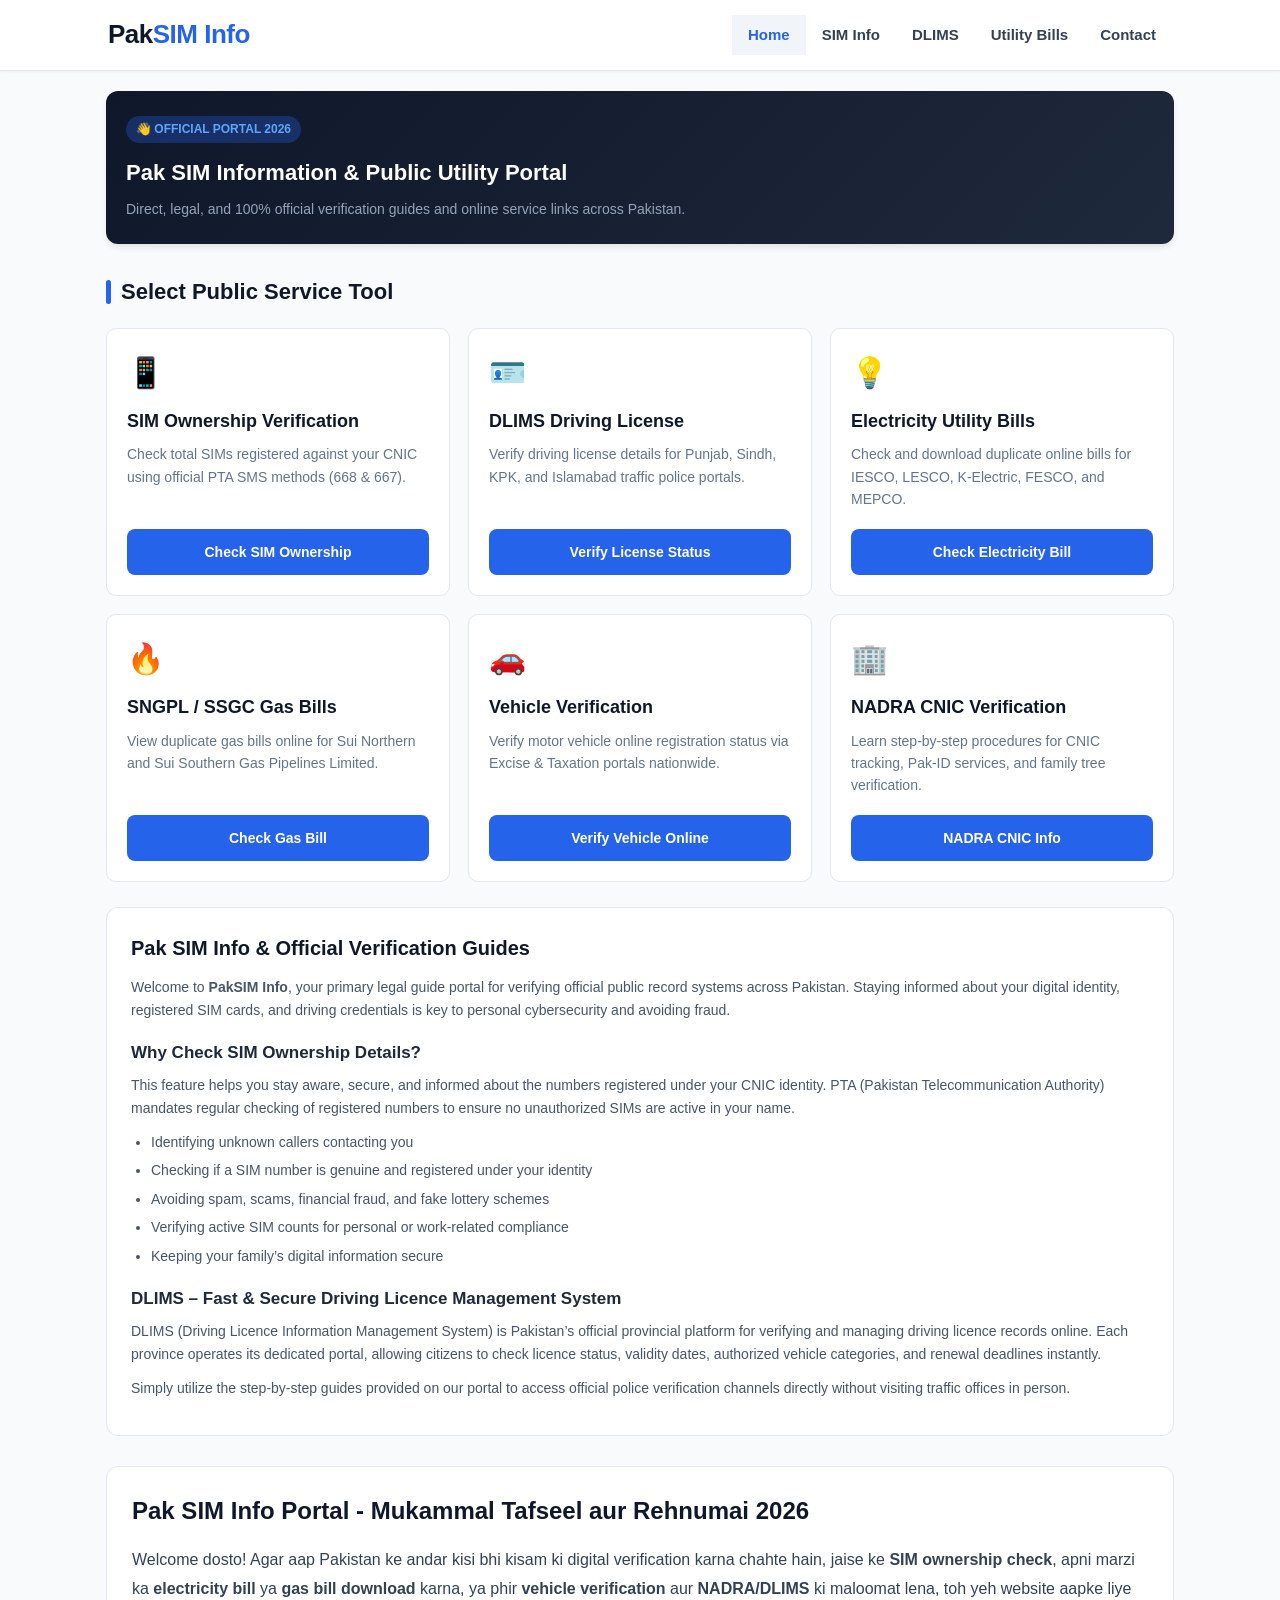
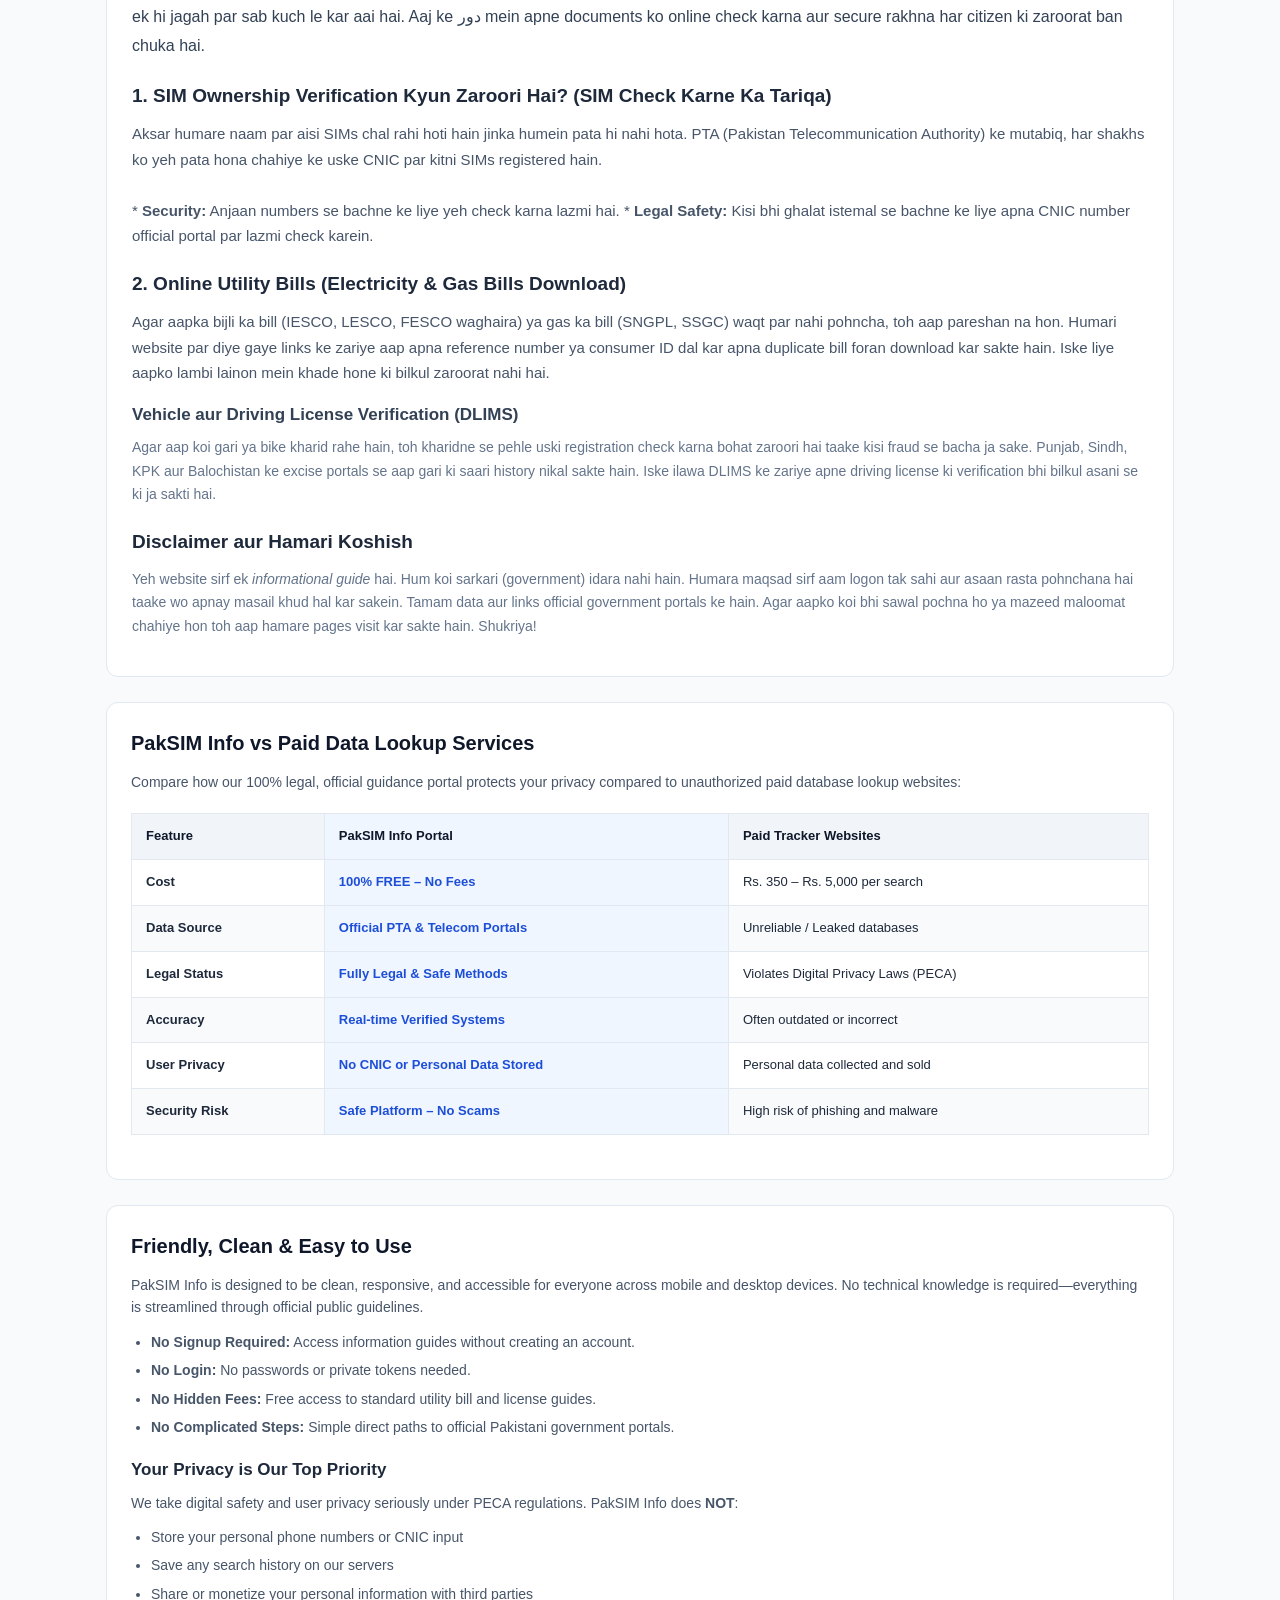
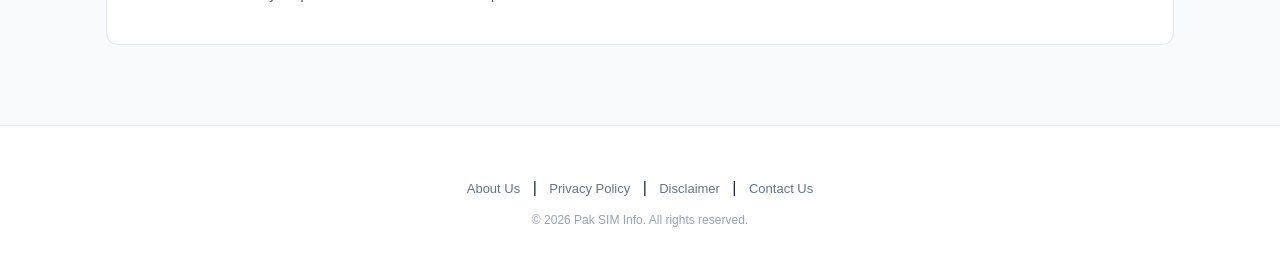
<file: index.html>
<!DOCTYPE html>
<html lang="en">
<head>
<meta name="google-site-verification" content="VoYZi1EpnTROFQZGKT-cdley3addmxHReLh97qGISz8" />
    <meta charset="UTF-8">
    <meta name="viewport" content="width=device-width, initial-scale=1.0">
    <title>Pak SIM Info & Public Utility Services Portal 2026</title>
    <meta name="description" content="All-in-one official public service portal for Pakistan. Verify SIM ownership, DLIMS driving license, utility bills, and vehicle status legally.">
    <link rel="stylesheet" href="css/style.css?v=5">
    <style>
        * { box-sizing: border-box; margin: 0; padding: 0; }
        body { font-family: -apple-system, BlinkMacSystemFont, "Segoe UI", Roboto, Helvetica, Arial, sans-serif; background-color: #f8fafc; color: #1e293b; line-height: 1.6; }
        
        /* Sticky Header */
        .site-header {
            background: #ffffff;
            border-bottom: 1px solid #e2e8f0;
            position: sticky;
            top: 0;
            z-index: 1000;
            box-shadow: 0 1px 3px rgba(0,0,0,0.05);
        }
        .nav-container {
            display: flex;
            justify-content: space-between;
            align-items: center;
            padding: 14px 18px;
            max-width: 1100px;
            margin: 0 auto;
            position: relative;
        }
        .brand-logo {
            font-size: 26px;
            font-weight: 800;
            color: #0f172a;
            text-decoration: none;
            letter-spacing: -0.5px;
        }
        .brand-logo span { color: #2563eb; }

        /* Hamburger Button Right Corner */
        .menu-btn {
            display: flex;
            flex-direction: column;
            justify-content: space-between;
            width: 28px;
            height: 20px;
            cursor: pointer;
            background: transparent;
            border: none;
            padding: 0;
        }
        .menu-btn span {
            width: 100%;
            height: 3px;
            background-color: #0f172a;
            border-radius: 4px;
        }

        /* Nav Dropdown */
        .nav-menu {
            display: none;
            position: absolute;
            top: 100%;
            left: 0;
            right: 0;
            background: #ffffff;
            border-bottom: 1px solid #e2e8f0;
            box-shadow: 0 10px 15px -3px rgba(0, 0, 0, 0.1);
            padding: 10px 0;
            list-style: none;
        }
        .nav-menu.show { display: block; }
        .nav-menu li a {
            display: block;
            padding: 12px 20px;
            color: #334155;
            text-decoration: none;
            font-weight: 600;
            font-size: 15px;
        }
        .nav-menu li a:hover, .nav-menu li a.active {
            color: #2563eb;
            background: #f1f5f9;
        }

        /* Desktop Nav */
        @media (min-width: 769px) {
            .menu-btn { display: none; }
            .nav-menu {
                display: flex !important;
                position: static;
                box-shadow: none;
                border: none;
                padding: 0;
            }
            .nav-menu li a { padding: 8px 16px; }
        }

        /* Main Wrapper */
        .wrapper { max-width: 1100px; margin: 0 auto; padding: 0 16px 40px 16px; }

        /* Welcome Hero Card */
        .welcome-card {
            background: linear-gradient(135deg, #0f172a 0%, #1e293b 100%);
            color: #ffffff;
            border-radius: 12px;
            padding: 24px 20px;
            margin: 20px 0 30px 0;
            box-shadow: 0 4px 6px -1px rgba(0,0,0,0.1);
        }
        .welcome-badge {
            display: inline-block;
            background: rgba(37, 99, 235, 0.3);
            color: #60a5fa;
            font-size: 12px;
            font-weight: 700;
            padding: 4px 10px;
            border-radius: 20px;
            margin-bottom: 12px;
            text-transform: uppercase;
        }

        /* Section Title Accent */
        .section-title {
            font-size: 22px;
            font-weight: 700;
            color: #0f172a;
            margin: 30px 0 18px 0;
            display: flex;
            align-items: center;
            gap: 10px;
        }
        .section-title::before {
            content: "";
            display: inline-block;
            width: 5px;
            height: 24px;
            background-color: #2563eb;
            border-radius: 4px;
        }

        /* Tools Grid */
        .tools-grid {
            display: grid;
            grid-template-columns: repeat(auto-fit, minmax(280px, 1fr));
            gap: 18px;
        }
        .tool-card {
            background: #ffffff;
            border: 1px solid #e2e8f0;
            border-radius: 10px;
            padding: 20px;
            display: flex;
            flex-direction: column;
            justify-content: space-between;
        }
        .tool-icon { font-size: 30px; margin-bottom: 10px; }
        .tool-card h3 { font-size: 18px; font-weight: 700; color: #0f172a; margin-bottom: 8px; }
        .tool-card p { font-size: 14px; color: #64748b; margin-bottom: 18px; }
        .btn-action {
            display: block;
            width: 100%;
            background-color: #2563eb;
            color: #ffffff;
            text-align: center;
            padding: 12px 0;
            border-radius: 8px;
            text-decoration: none;
            font-weight: 600;
            font-size: 14px;
        }

        /* Large SEO Article Content Styling */
        .content-box {
            background: #ffffff;
            border: 1px solid #e2e8f0;
            border-radius: 12px;
            padding: 24px;
            margin-top: 25px;
        }
        .content-box h2 { font-size: 20px; color: #0f172a; margin-bottom: 12px; font-weight: 700; }
        .content-box h3 { font-size: 17px; color: #1e293b; margin: 18px 0 8px 0; font-weight: 600; }
        .content-box p { font-size: 14px; color: #475569; margin-bottom: 12px; }
        .content-box ul { margin: 10px 0 15px 20px; color: #475569; font-size: 14px; }
        .content-box li { margin-bottom: 6px; }

        /* Comparison Table Style */
        .table-responsive { overflow-x: auto; margin: 20px 0; }
        .comparison-table {
            width: 100%;
            border-collapse: collapse;
            font-size: 13px;
            text-align: left;
            background: #ffffff;
        }
        .comparison-table th, .comparison-table td {
            padding: 12px 14px;
            border: 1px solid #e2e8f0;
        }
        .comparison-table th { background: #f1f5f9; color: #0f172a; font-weight: 700; }
        .comparison-table tr:nth-child(even) { background: #f8fafc; }
        .highlight-col { background: #eff6ff !important; font-weight: 600; color: #1d4ed8; }

    </style>
</head>
<body>

    <!-- Header Navigation Bar -->
    <header class="site-header">
        <div class="nav-container">
            <!-- Left Side Logo -->
            <a href="index.html" class="brand-logo">Pak<span>SIM Info</span></a>
            
            <!-- Right Corner 3-Lines Button -->
            <button class="menu-btn" onclick="toggleMenu()" aria-label="Toggle Navigation">
                <span></span>
                <span></span>
                <span></span>
            </button>

            <!-- Dropdown Links -->
            <ul class="nav-menu" id="navMenu">
                <li><a href="index.html" class="active">Home</a></li>
                <li><a href="tools/sim-ownership.html">SIM Info</a></li>
                <li><a href="tools/dlims-punjab.html">DLIMS</a></li>
                <li><a href="tools/iesco-bill.html">Utility Bills</a></li>
                <li><a href="pages/contact.html">Contact</a></li>
            </ul>
        </div>
    </header>

    <div class="wrapper">

        <!-- Top Welcome Banner -->
        <div class="welcome-card">
            <span class="welcome-badge">👋 Official Portal 2026</span>
            <h1 style="font-size: 22px; font-weight: 700; margin-bottom: 8px;">Pak SIM Information & Public Utility Portal</h1>
            <p style="font-size: 14px; color: #94a3b8;">Direct, legal, and 100% official verification guides and online service links across Pakistan.</p>
        </div>

        <!-- Tools Grid Section -->
        <h2 class="section-title">Select Public Service Tool</h2>

        <div class="tools-grid">

            <div class="tool-card">
                <div>
                    <div class="tool-icon">📱</div>
                    <h3>SIM Ownership Verification</h3>
                    <p>Check total SIMs registered against your CNIC using official PTA SMS methods (668 & 667).</p>
                </div>
                <a href="tools/sim-ownership.html" class="btn-action">Check SIM Ownership</a>
            </div>

            <div class="tool-card">
                <div>
                    <div class="tool-icon">🪪</div>
                    <h3>DLIMS Driving License</h3>
                    <p>Verify driving license details for Punjab, Sindh, KPK, and Islamabad traffic police portals.</p>
                </div>
                <a href="tools/dlims-punjab.html" class="btn-action">Verify License Status</a>
            </div>

            <div class="tool-card">
                <div>
                    <div class="tool-icon">💡</div>
                    <h3>Electricity Utility Bills</h3>
                    <p>Check and download duplicate online bills for IESCO, LESCO, K-Electric, FESCO, and MEPCO.</p>
                </div>
                <a href="tools/iesco-bill.html" class="btn-action">Check Electricity Bill</a>
            </div>

            <div class="tool-card">
                <div>
                    <div class="tool-icon">🔥</div>
                    <h3>SNGPL / SSGC Gas Bills</h3>
                    <p>View duplicate gas bills online for Sui Northern and Sui Southern Gas Pipelines Limited.</p>
                </div>
                <a href="tools/gas-bill.html" class="btn-action">Check Gas Bill</a>
            </div>

            <div class="tool-card">
                <div>
                    <div class="tool-icon">🚗</div>
                    <h3>Vehicle Verification</h3>
                    <p>Verify motor vehicle online registration status via Excise & Taxation portals nationwide.</p>
                </div>
                <a href="tools/vehicle-verification.html" class="btn-action">Verify Vehicle Online</a>
            </div>

            <div class="tool-card">
                <div>
                    <div class="tool-icon">🏢</div>
                    <h3>NADRA CNIC Verification</h3>
                    <p>Learn step-by-step procedures for CNIC tracking, Pak-ID services, and family tree verification.</p>
                </div>
                <a href="tools/nadra-cnic.html" class="btn-action">NADRA CNIC Info</a>
            </div>

        </div>

        <!-- ==================== LARGE SEO ARTICLE & DESCRIPTION SECTION ==================== -->

        <section class="content-box">
            <h2>Pak SIM Info & Official Verification Guides</h2>
            <p>Welcome to <strong>PakSIM Info</strong>, your primary legal guide portal for verifying official public record systems across Pakistan. Staying informed about your digital identity, registered SIM cards, and driving credentials is key to personal cybersecurity and avoiding fraud.</p>

            <h3>Why Check SIM Ownership Details?</h3>
            <p>This feature helps you stay aware, secure, and informed about the numbers registered under your CNIC identity. PTA (Pakistan Telecommunication Authority) mandates regular checking of registered numbers to ensure no unauthorized SIMs are active in your name.</p>
            <ul>
                <li>Identifying unknown callers contacting you</li>
                <li>Checking if a SIM number is genuine and registered under your identity</li>
                <li>Avoiding spam, scams, financial fraud, and fake lottery schemes</li>
                <li>Verifying active SIM counts for personal or work-related compliance</li>
                <li>Keeping your family’s digital information secure</li>
            </ul>

            <h3>DLIMS – Fast & Secure Driving Licence Management System</h3>
            <p>DLIMS (Driving Licence Information Management System) is Pakistan’s official provincial platform for verifying and managing driving licence records online. Each province operates its dedicated portal, allowing citizens to check licence status, validity dates, authorized vehicle categories, and renewal deadlines instantly.</p>
            <p>Simply utilize the step-by-step guides provided on our portal to access official police verification channels directly without visiting traffic offices in person.</p>
        </section>

<!-- ================================================= -->
<!-- ========= UNLIMITED MIX DETAIL SECTION ========== -->
<!-- ================================================= -->
<section class="content-box" style="margin-top: 30px; padding: 25px; background: #ffffff; border-radius: 12px; border: 1px solid #e2e8f0;">
    
    <!-- Sab se Bari Heading -->
    <h2 style="font-size: 24px; color: #0f172a; margin-bottom: 15px; font-weight: 800;">
        Pak SIM Info Portal - Mukammal Tafseel aur Rehnumai 2026
    </h2>
    
    <p style="font-size: 16px; color: #334155; line-height: 1.8; margin-bottom: 15px;">
        Welcome dosto! Agar aap Pakistan ke andar kisi bhi kisam ki digital verification karna chahte hain, jaise ke <strong>SIM ownership check</strong>, apni marzi ka <strong>electricity bill</strong> ya <strong>gas bill download</strong> karna, ya phir <strong>vehicle verification</strong> aur <strong>NADRA/DLIMS</strong> ki maloomat lena, toh yeh website aapke liye ek hi jagah par sab kuch le kar aai hai. Aaj ke دور mein apne documents ko online check karna aur secure rakhna har citizen ki zaroorat ban chuka hai.
    </p>

    <!-- Thori Choti Heading -->
    <h3 style="font-size: 19px; color: #1e293b; margin: 20px 0 10px 0; font-weight: 700;">
        1. SIM Ownership Verification Kyun Zaroori Hai? (SIM Check Karne Ka Tariqa)
    </h3>
    
    <p style="font-size: 15px; color: #475569; line-height: 1.7; margin-bottom: 15px;">
        Aksar humare naam par aisi SIMs chal rahi hoti hain jinka humein pata hi nahi hota. PTA (Pakistan Telecommunication Authority) ke mutabiq, har shakhs ko yeh pata hona chahiye ke uske CNIC par kitni SIMs registered hain. 
        <br><br>
        * <strong>Security:</strong> Anjaan numbers se bachne ke liye yeh check karna lazmi hai.
        * <strong>Legal Safety:</strong> Kisi bhi ghalat istemal se bachne ke liye apna CNIC number official portal par lazmi check karein.
    </p>

    <!-- Medium Heading -->
    <h3 style="font-size: 19px; color: #1e293b; margin: 20px 0 10px 0; font-weight: 700;">
        2. Online Utility Bills (Electricity & Gas Bills Download)
    </h3>
    
    <p style="font-size: 15px; color: #475569; line-height: 1.7; margin-bottom: 15px;">
        Agar aapka bijli ka bill (IESCO, LESCO, FESCO waghaira) ya gas ka bill (SNGPL, SSGC) waqt par nahi pohncha, toh aap pareshan na hon. Humari website par diye gaye links ke zariye aap apna reference number ya consumer ID dal kar apna duplicate bill foran download kar sakte hain. Iske liye aapko lambi lainon mein khade hone ki bilkul zaroorat nahi hai.
    </p>

    <!-- Choti Heading / Sub-heading -->
    <h4 style="font-size: 17px; color: #334155; margin: 15px 0 8px 0; font-weight: 600;">
        Vehicle aur Driving License Verification (DLIMS)
    </h4>
    
    <p style="font-size: 14px; color: #64748b; line-height: 1.7; margin-bottom: 15px;">
        Agar aap koi gari ya bike kharid rahe hain, toh kharidne se pehle uski registration check karna bohat zaroori hai taake kisi fraud se bacha ja sake. Punjab, Sindh, KPK aur Balochistan ke excise portals se aap gari ki saari history nikal sakte hain. Iske ilawa DLIMS ke zariye apne driving license ki verification bhi bilkul asani se ki ja sakti hai.
    </p>

    <!-- Aakhri lamba paragraph -->
    <h3 style="font-size: 19px; color: #1e293b; margin: 20px 0 10px 0; font-weight: 700;">
        Disclaimer aur Hamari Koshish
    </h3>
    
    <p style="font-size: 14px; color: #64748b; line-height: 1.7;">
        Yeh website sirf ek <em>informational guide</em> hai. Hum koi sarkari (government) idara nahi hain. Humara maqsad sirf aam logon tak sahi aur asaan rasta pohnchana hai taake wo apnay masail khud hal kar sakein. Tamam data aur links official government portals ke hain. Agar aapko koi bhi sawal pochna ho ya mazeed maloomat chahiye hon toh aap hamare pages visit kar sakte hain. Shukriya!
    </p>

</section>

        <!-- Feature Comparison Table -->
        <section class="content-box">
            <h2>PakSIM Info vs Paid Data Lookup Services</h2>
            <p>Compare how our 100% legal, official guidance portal protects your privacy compared to unauthorized paid database lookup websites:</p>

            <div class="table-responsive">
                <table class="comparison-table">
                    <thead>
                        <tr>
                            <th>Feature</th>
                            <th class="highlight-col">PakSIM Info Portal</th>
                            <th>Paid Tracker Websites</th>
                        </tr>
                    </thead>
                    <tbody>
                        <tr>
                            <td><strong>Cost</strong></td>
                            <td class="highlight-col">100% FREE – No Fees</td>
                            <td>Rs. 350 – Rs. 5,000 per search</td>
                        </tr>
                        <tr>
                            <td><strong>Data Source</strong></td>
                            <td class="highlight-col">Official PTA & Telecom Portals</td>
                            <td>Unreliable / Leaked databases</td>
                        </tr>
                        <tr>
                            <td><strong>Legal Status</strong></td>
                            <td class="highlight-col">Fully Legal & Safe Methods</td>
                            <td>Violates Digital Privacy Laws (PECA)</td>
                        </tr>
                        <tr>
                            <td><strong>Accuracy</strong></td>
                            <td class="highlight-col">Real-time Verified Systems</td>
                            <td>Often outdated or incorrect</td>
                        </tr>
                        <tr>
                            <td><strong>User Privacy</strong></td>
                            <td class="highlight-col">No CNIC or Personal Data Stored</td>
                            <td>Personal data collected and sold</td>
                        </tr>
                        <tr>
                            <td><strong>Security Risk</strong></td>
                            <td class="highlight-col">Safe Platform – No Scams</td>
                            <td>High risk of phishing and malware</td>
                        </tr>
                    </tbody>
                </table>
            </div>
        </section>

        <!-- Privacy & Features Section -->
        <section class="content-box">
            <h2>Friendly, Clean & Easy to Use</h2>
            <p>PakSIM Info is designed to be clean, responsive, and accessible for everyone across mobile and desktop devices. No technical knowledge is required—everything is streamlined through official public guidelines.</p>
            <ul>
                <li><strong>No Signup Required:</strong> Access information guides without creating an account.</li>
                <li><strong>No Login:</strong> No passwords or private tokens needed.</li>
                <li><strong>No Hidden Fees:</strong> Free access to standard utility bill and license guides.</li>
                <li><strong>No Complicated Steps:</strong> Simple direct paths to official Pakistani government portals.</li>
            </ul>

            <h3>Your Privacy is Our Top Priority</h3>
            <p>We take digital safety and user privacy seriously under PECA regulations. PakSIM Info does <strong>NOT</strong>:</p>
            <ul>
                <li>Store your personal phone numbers or CNIC input</li>
                <li>Save any search history on our servers</li>
                <li>Share or monetize your personal information with third parties</li>
            </ul>
        </section>

    </div>

    <!-- Footer -->
    <footer style="background-color: #ffffff; border-top: 1px solid #e2e8f0;">
        <div style="max-width: 1100px; margin: 0 auto; text-align: center; padding: 24px 16px;">
            <p style="margin-bottom: 10px;">
                <a href="pages/about.html" style="color: #64748b; text-decoration: none; margin: 0 8px; font-size: 13px;">About Us</a> | 
                <a href="pages/privacy-policy.html" style="color: #64748b; text-decoration: none; margin: 0 8px; font-size: 13px;">Privacy Policy</a> | 
                <a href="pages/disclaimer.html" style="color: #64748b; text-decoration: none; margin: 0 8px; font-size: 13px;">Disclaimer</a> | 
                <a href="pages/contact.html" style="color: #64748b; text-decoration: none; margin: 0 8px; font-size: 13px;">Contact Us</a>
            </p>
            <p style="color: #94a3b8; font-size: 12px;">&copy; 2026 Pak SIM Info. All rights reserved.</p>
        </div>
    </footer>

    <!-- Mobile Menu Toggle Script -->
    <script>
        function toggleMenu() {
            var menu = document.getElementById('navMenu');
            menu.classList.toggle('show');
        }
    </script>

</body>
</html>
</file>
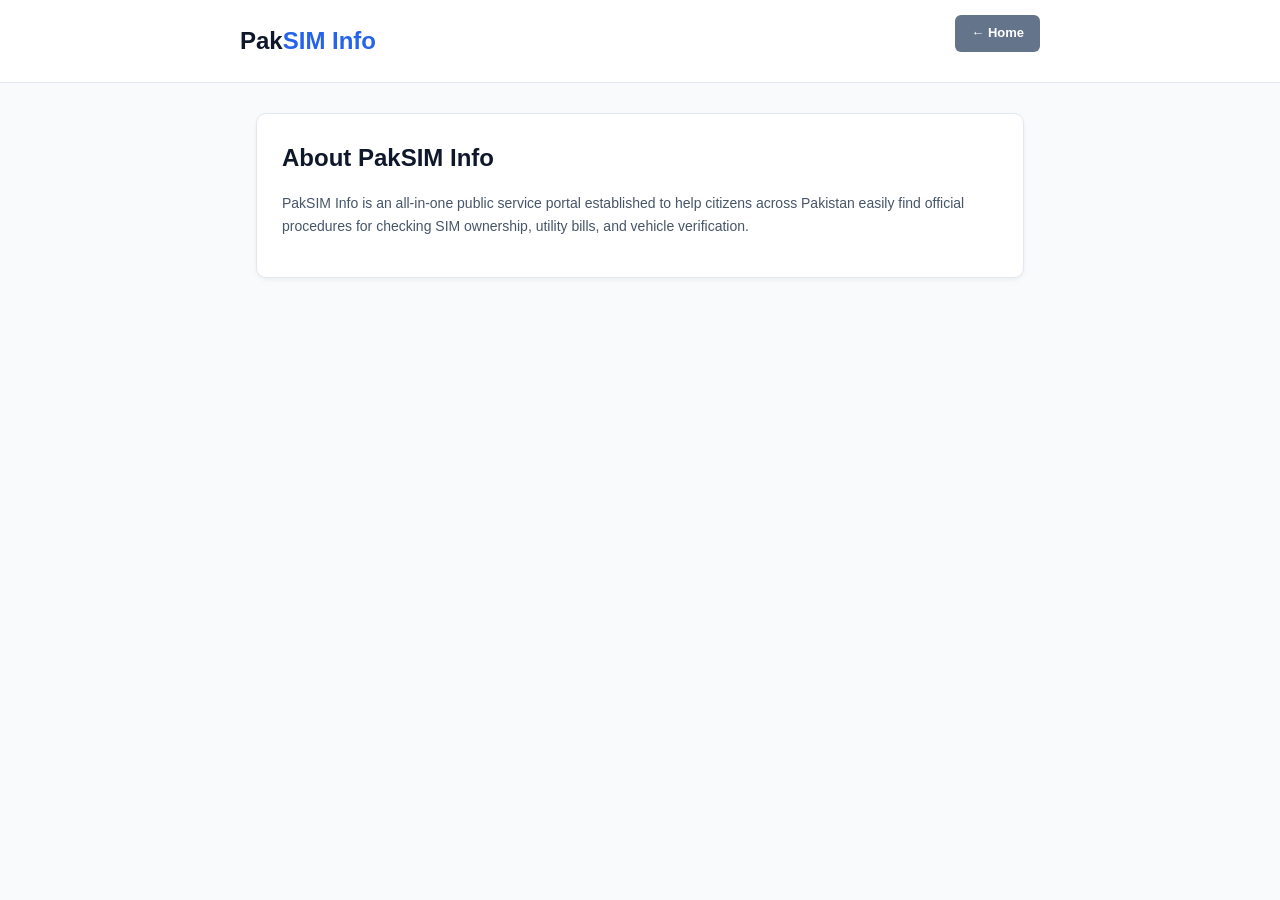
<file: pages/about.html>
<!DOCTYPE html>
<html lang="en">
<head>
    <meta charset="UTF-8">
    <meta name="viewport" content="width=device-width, initial-scale=1.0">
    <title>About Us - Pak SIM Info</title>
    <link rel="stylesheet" href="../css/style.css?v=5">
    <style>
        * { box-sizing: border-box; margin: 0; padding: 0; }
        body { font-family: -apple-system, BlinkMacSystemFont, "Segoe UI", Roboto, sans-serif; background-color: #f8fafc; color: #1e293b; line-height: 1.6; }
        .wrapper { max-width: 800px; margin: 30px auto; padding: 0 16px; }
        .card { background: #ffffff; border: 1px solid #e2e8f0; border-radius: 10px; padding: 25px; box-shadow: 0 2px 4px rgba(0,0,0,0.05); }
        .btn-back { display: inline-block; background: #64748b; color: #fff; text-decoration: none; padding: 8px 16px; border-radius: 6px; font-size: 13px; font-weight: 600; margin-bottom: 15px; }
    </style>
</head>
<body>
    <header style="background: #fff; border-bottom: 1px solid #e2e8f0; padding: 15px 20px;">
        <div style="max-width: 800px; margin: 0 auto; display: flex; justify-content: space-between; align-items: center;">
            <a href="../index.html" style="font-size: 24px; font-weight: 800; color: #0f172a; text-decoration: none;">Pak<span style="color: #2563eb;">SIM Info</span></a>
            <a href="../index.html" class="btn-back">← Home</a>
        </div>
    </header>
    <div class="wrapper">
        <div class="card">
            <h1 style="font-size: 24px; color: #0f172a; margin-bottom: 15px;">About PakSIM Info</h1>
            <p style="font-size: 14px; color: #475569;">PakSIM Info is an all-in-one public service portal established to help citizens across Pakistan easily find official procedures for checking SIM ownership, utility bills, and vehicle verification.</p>
        </div>
    </div>
</body>
</html>
</file>
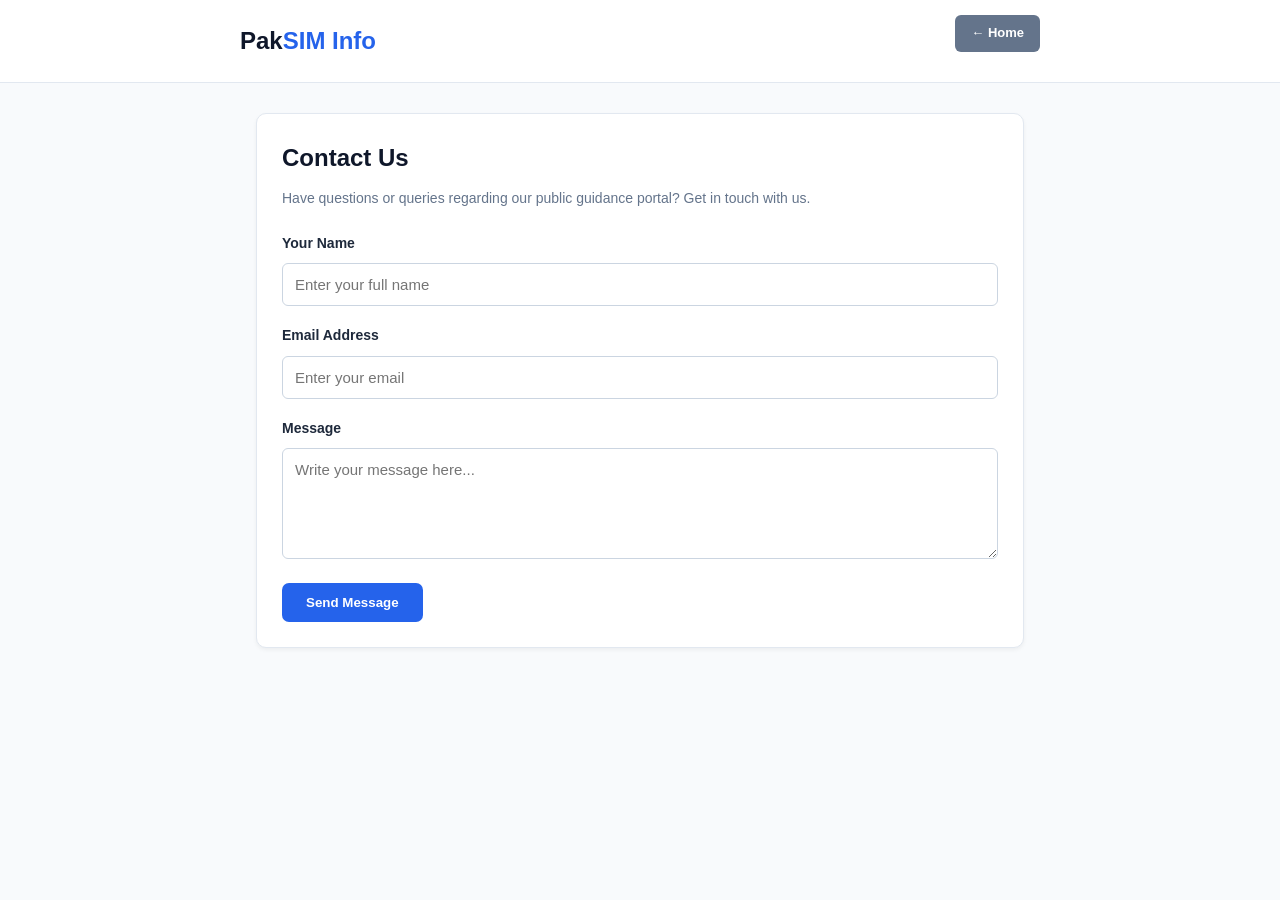
<file: pages/contact.html>
<!DOCTYPE html>
<html lang="en">
<head>
    <meta charset="UTF-8">
    <meta name="viewport" content="width=device-width, initial-scale=1.0">
    <title>Contact Us - Pak SIM Info</title>
    <link rel="stylesheet" href="../css/style.css?v=5">
    <style>
        * { box-sizing: border-box; margin: 0; padding: 0; }
        body { font-family: -apple-system, BlinkMacSystemFont, "Segoe UI", Roboto, sans-serif; background-color: #f8fafc; color: #1e293b; line-height: 1.6; }
        .wrapper { max-width: 800px; margin: 30px auto; padding: 0 16px; }
        .card { background: #ffffff; border: 1px solid #e2e8f0; border-radius: 10px; padding: 25px; box-shadow: 0 2px 4px rgba(0,0,0,0.05); }
        .input-box { width: 100%; padding: 12px; margin: 8px 0 16px 0; border: 1px solid #cbd5e1; border-radius: 6px; font-size: 15px; }
        .btn-action { background-color: #2563eb; color: #ffffff; padding: 12px 24px; border-radius: 7px; text-decoration: none; font-weight: 600; border: none; cursor: pointer; }
        .btn-back { display: inline-block; background: #64748b; color: #fff; text-decoration: none; padding: 8px 16px; border-radius: 6px; font-size: 13px; font-weight: 600; margin-bottom: 15px; }
    </style>
</head>
<body>

    <header style="background: #fff; border-bottom: 1px solid #e2e8f0; padding: 15px 20px;">
        <div style="max-width: 800px; margin: 0 auto; display: flex; justify-content: space-between; align-items: center;">
            <a href="../index.html" style="font-size: 24px; font-weight: 800; color: #0f172a; text-decoration: none;">Pak<span style="color: #2563eb;">SIM Info</span></a>
            <a href="../index.html" class="btn-back">← Home</a>
        </div>
    </header>

    <div class="wrapper">
        <div class="card">
            <h1 style="font-size: 24px; color: #0f172a; margin-bottom: 10px;">Contact Us</h1>
            <p style="color: #64748b; font-size: 14px; margin-bottom: 20px;">Have questions or queries regarding our public guidance portal? Get in touch with us.</p>

            <form onsubmit="alert('Thank you for reaching out! Your message has been received.'); return false;">
                <label style="font-size: 14px; font-weight: 600;">Your Name</label>
                <input type="text" class="input-box" placeholder="Enter your full name" required>

                <label style="font-size: 14px; font-weight: 600;">Email Address</label>
                <input type="email" class="input-box" placeholder="Enter your email" required>

                <label style="font-size: 14px; font-weight: 600;">Message</label>
                <textarea class="input-box" rows="5" placeholder="Write your message here..." required></textarea>

                <button type="submit" class="btn-action">Send Message</button>
            </form>
        </div>
    </div>

</body>
</html>
</file>
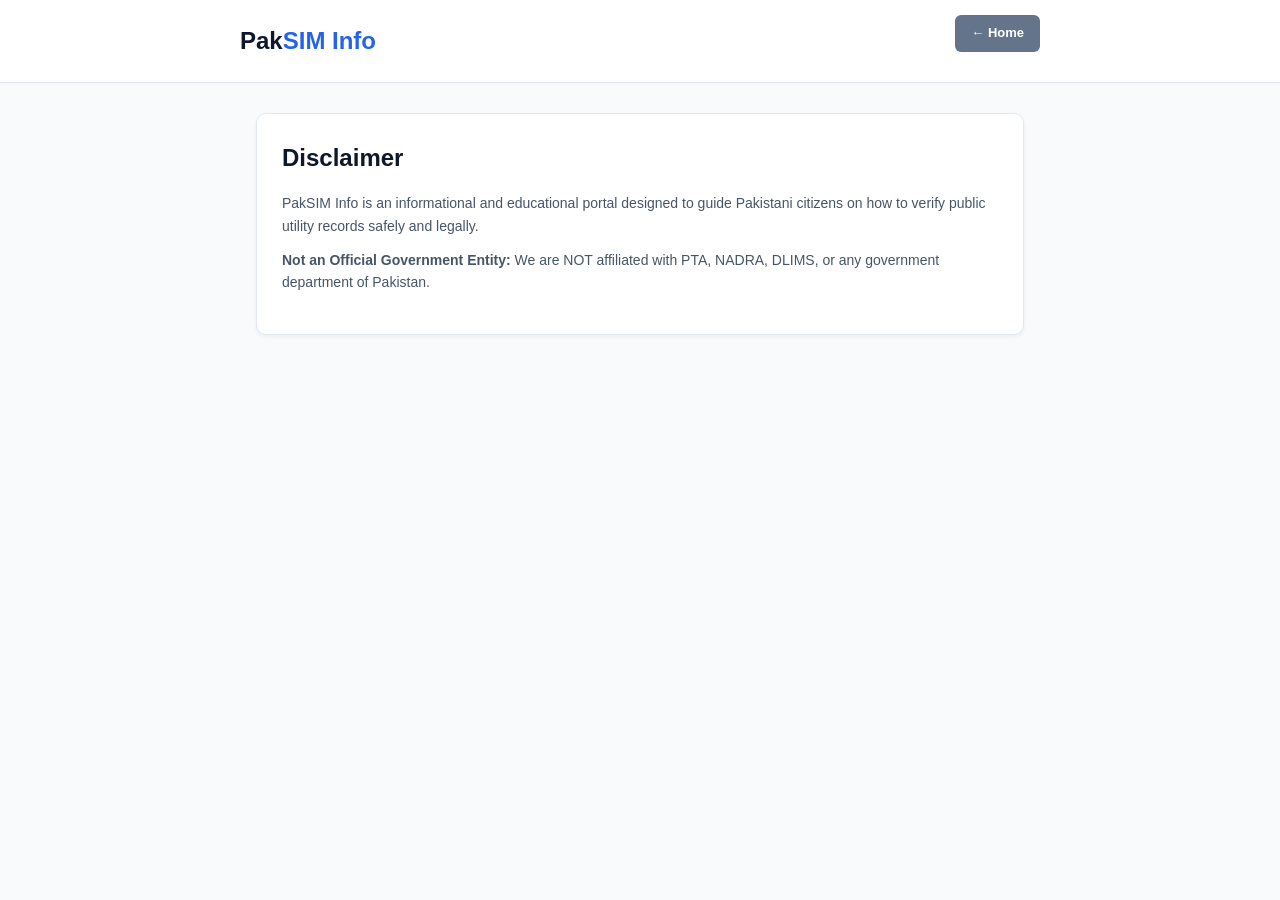
<file: pages/disclaimer.html>
<!DOCTYPE html>
<html lang="en">
<head>
    <meta charset="UTF-8">
    <meta name="viewport" content="width=device-width, initial-scale=1.0">
    <title>Disclaimer - Pak SIM Info</title>
    <link rel="stylesheet" href="../css/style.css?v=5">
    <style>
        * { box-sizing: border-box; margin: 0; padding: 0; }
        body { font-family: -apple-system, BlinkMacSystemFont, "Segoe UI", Roboto, sans-serif; background-color: #f8fafc; color: #1e293b; line-height: 1.6; }
        .wrapper { max-width: 800px; margin: 30px auto; padding: 0 16px; }
        .card { background: #ffffff; border: 1px solid #e2e8f0; border-radius: 10px; padding: 25px; box-shadow: 0 2px 4px rgba(0,0,0,0.05); }
        .btn-back { display: inline-block; background: #64748b; color: #fff; text-decoration: none; padding: 8px 16px; border-radius: 6px; font-size: 13px; font-weight: 600; margin-bottom: 15px; }
    </style>
</head>
<body>
    <header style="background: #fff; border-bottom: 1px solid #e2e8f0; padding: 15px 20px;">
        <div style="max-width: 800px; margin: 0 auto; display: flex; justify-content: space-between; align-items: center;">
            <a href="../index.html" style="font-size: 24px; font-weight: 800; color: #0f172a; text-decoration: none;">Pak<span style="color: #2563eb;">SIM Info</span></a>
            <a href="../index.html" class="btn-back">← Home</a>
        </div>
    </header>
    <div class="wrapper">
        <div class="card">
            <h1 style="font-size: 24px; color: #0f172a; margin-bottom: 15px;">Disclaimer</h1>
            <p style="font-size: 14px; color: #475569; margin-bottom: 12px;">PakSIM Info is an informational and educational portal designed to guide Pakistani citizens on how to verify public utility records safely and legally.</p>
            <p style="font-size: 14px; color: #475569;"><strong>Not an Official Government Entity:</strong> We are NOT affiliated with PTA, NADRA, DLIMS, or any government department of Pakistan.</p>
        </div>
    </div>
</body>
</html>
</file>
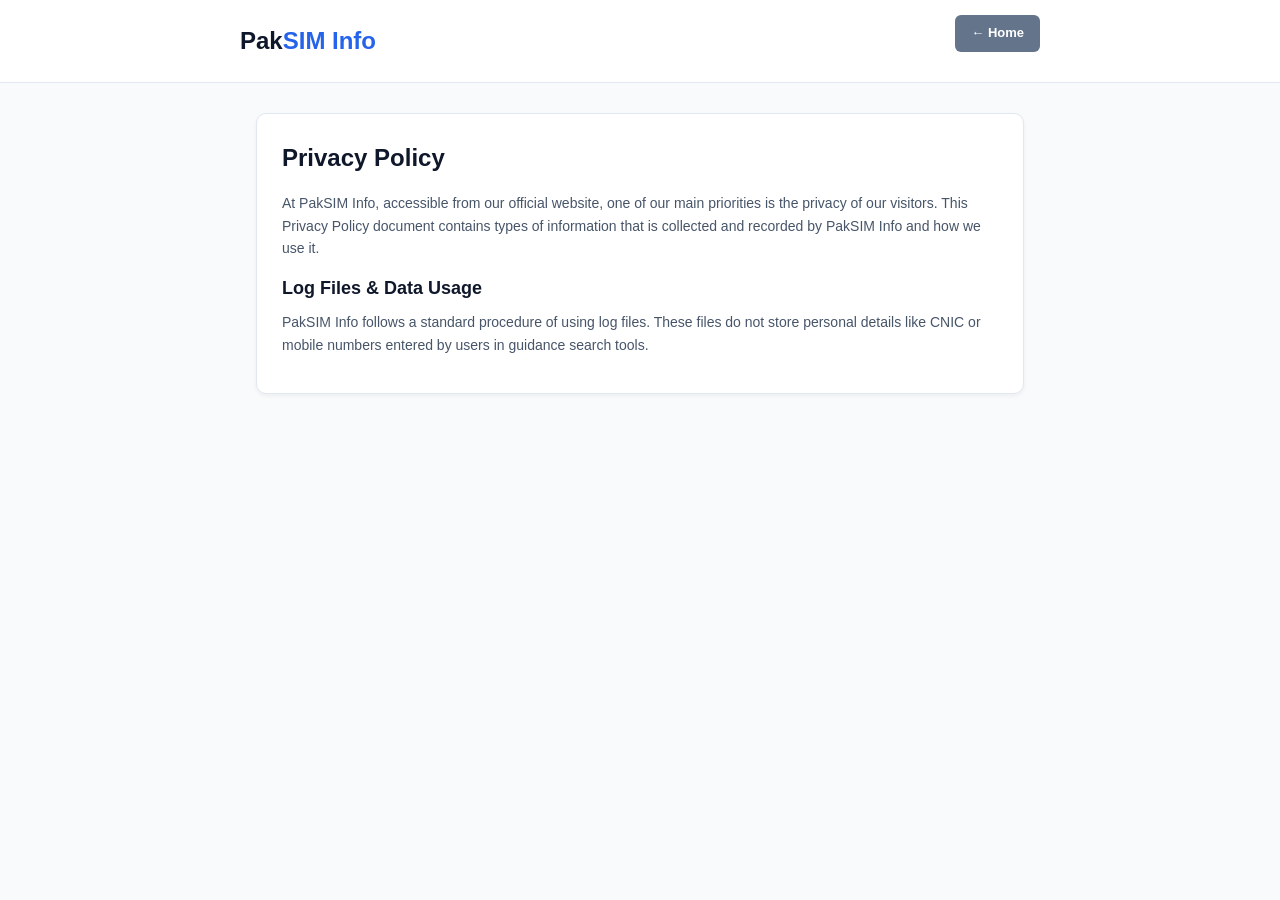
<file: pages/privacy-policy.html>
<!DOCTYPE html>
<html lang="en">
<head>
    <meta charset="UTF-8">
    <meta name="viewport" content="width=device-width, initial-scale=1.0">
    <title>Privacy Policy - Pak SIM Info</title>
    <link rel="stylesheet" href="../css/style.css?v=5">
    <style>
        * { box-sizing: border-box; margin: 0; padding: 0; }
        body { font-family: -apple-system, BlinkMacSystemFont, "Segoe UI", Roboto, sans-serif; background-color: #f8fafc; color: #1e293b; line-height: 1.6; }
        .wrapper { max-width: 800px; margin: 30px auto; padding: 0 16px; }
        .card { background: #ffffff; border: 1px solid #e2e8f0; border-radius: 10px; padding: 25px; box-shadow: 0 2px 4px rgba(0,0,0,0.05); }
        .btn-back { display: inline-block; background: #64748b; color: #fff; text-decoration: none; padding: 8px 16px; border-radius: 6px; font-size: 13px; font-weight: 600; margin-bottom: 15px; }
    </style>
</head>
<body>
    <header style="background: #fff; border-bottom: 1px solid #e2e8f0; padding: 15px 20px;">
        <div style="max-width: 800px; margin: 0 auto; display: flex; justify-content: space-between; align-items: center;">
            <a href="../index.html" style="font-size: 24px; font-weight: 800; color: #0f172a; text-decoration: none;">Pak<span style="color: #2563eb;">SIM Info</span></a>
            <a href="../index.html" class="btn-back">← Home</a>
        </div>
    </header>
    <div class="wrapper">
        <div class="card">
            <h1 style="font-size: 24px; color: #0f172a; margin-bottom: 15px;">Privacy Policy</h1>
            <p style="font-size: 14px; color: #475569; margin-bottom: 12px;">At PakSIM Info, accessible from our official website, one of our main priorities is the privacy of our visitors. This Privacy Policy document contains types of information that is collected and recorded by PakSIM Info and how we use it.</p>
            <h2 style="font-size: 18px; color: #0f172a; margin: 15px 0 8px 0;">Log Files & Data Usage</h2>
            <p style="font-size: 14px; color: #475569; margin-bottom: 12px;">PakSIM Info follows a standard procedure of using log files. These files do not store personal details like CNIC or mobile numbers entered by users in guidance search tools.</p>
        </div>
    </div>
</body>
</html>
</file>
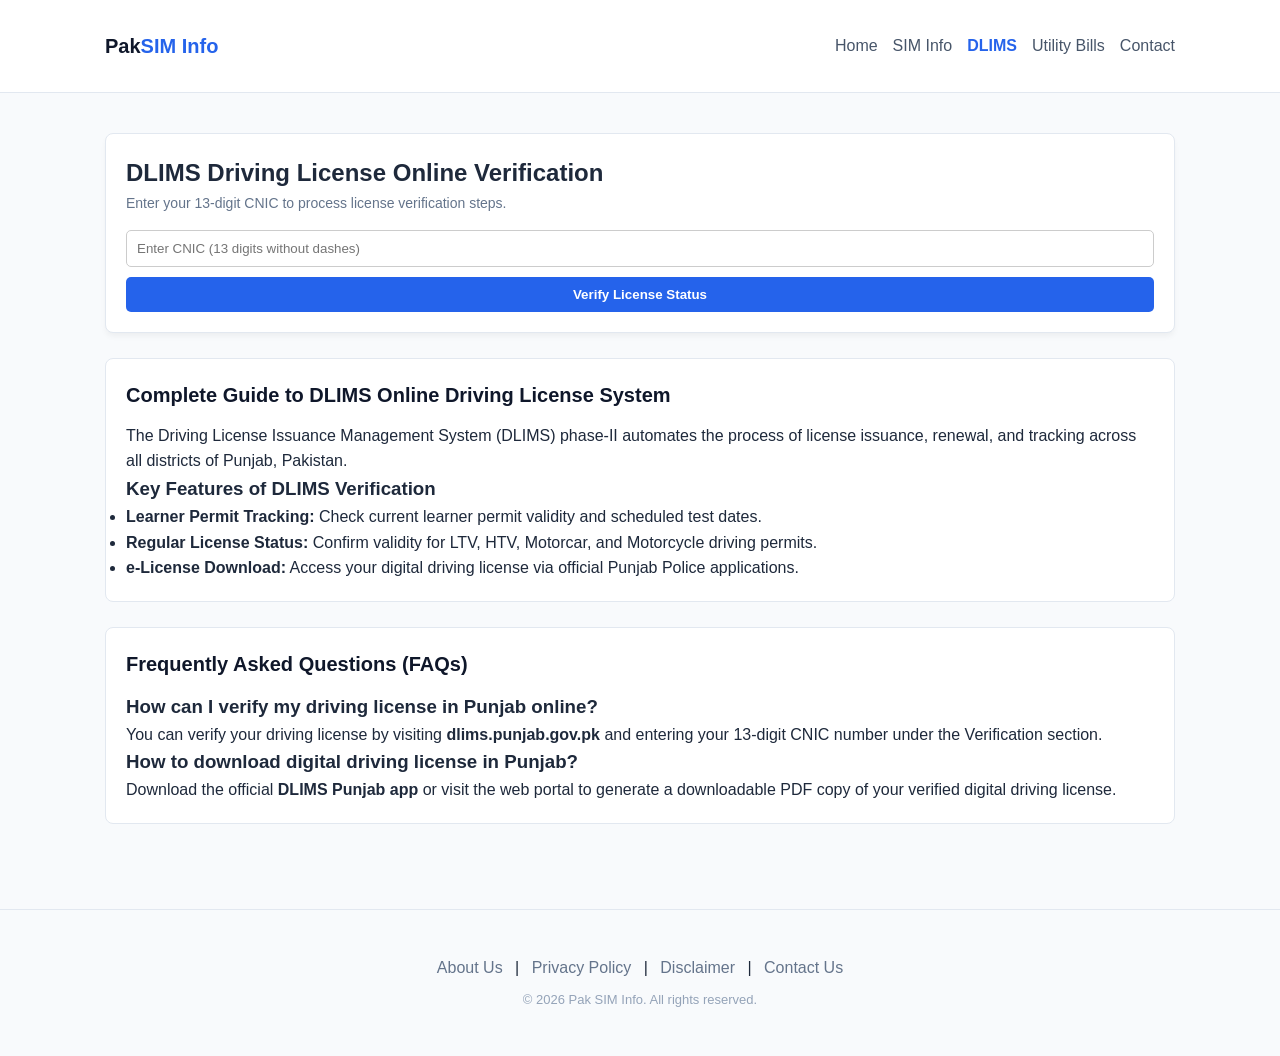
<file: tools/dlims-punjab.html>
<!DOCTYPE html>
<html lang="en">
<head>
    <meta charset="UTF-8">
    <meta name="viewport" content="width=device-width, initial-scale=1.0">
    <title>DLIMS Punjab Driving License Verification & Status Check 2026</title>
    <meta name="description" content="Verify driving license online in Punjab via DLIMS. Check license status, renewal steps, and traffic police verification guidelines legally.">
    <link rel="stylesheet" href="../css/style.css?v=3">
</head>
<body>

    <!-- Navigation Header -->
    <header class="navbar">
        <div class="container nav-container" style="display: flex; justify-content: space-between; align-items: center; padding: 15px;">
            <a href="../index.html" class="logo" style="font-weight: bold; font-size: 20px; text-decoration: none; color: #0f172a;">Pak<span style="color: #2563eb;">SIM Info</span></a>
            <nav>
                <ul class="nav-links" style="display: flex; gap: 15px; list-style: none;">
                    <li><a href="../index.html">Home</a></li>
                    <li><a href="sim-ownership.html">SIM Info</a></li>
                    <li><a href="dlims-punjab.html" class="active" style="color: #2563eb; font-weight: bold;">DLIMS</a></li>
                    <li><a href="iesco-bill.html">Utility Bills</a></li>
                    <li><a href="../pages/contact.html">Contact</a></li>
                </ul>
            </nav>
        </div>
    </header>

    <div class="container" style="padding: 20px 15px;">
        
        <!-- Interactive Verification Card -->
        <div class="card" style="margin-top: 20px; background: #ffffff; border: 1px solid #e2e8f0; padding: 20px; border-radius: 8px;">
            <h2>DLIMS Driving License Online Verification</h2>
            <p>Enter your 13-digit CNIC to process license verification steps.</p>

            <input type="text" id="cnicInput" placeholder="Enter CNIC (13 digits without dashes)" style="width: 100%; padding: 10px; margin-bottom: 10px; border: 1px solid #ccc; border-radius: 5px;">
            <button onclick="startTimer()" class="btn" style="width: 100%; background-color: #2563eb; color: white; padding: 10px; border: none; border-radius: 5px; cursor: pointer; font-weight: bold;">Verify License Status</button>

            <!-- Timer Box -->
            <div id="timerBox" style="display: none; margin-top: 15px; text-align: center; color: #2563eb; font-weight: bold;">
                Connecting to official DLIMS portal... <span id="countdown">5</span>s
            </div>

            <!-- Result Box -->
            <div id="resultBox" style="display: none; margin-top: 15px; background: #e0f2fe; padding: 15px; border-radius: 6px;">
                <p><strong>Official Steps:</strong> Visit the official DLIMS Punjab portal (<code>dlims.punjab.gov.pk</code>) or open the PK Police app to view real-time license tracking and renewal details.</p>
            </div>
        </div>

        <!-- Article Content -->
        <article class="seo-content-block" style="margin-top: 25px; background: #ffffff; padding: 20px; border: 1px solid #e2e8f0; border-radius: 8px;">
            <h2>Complete Guide to DLIMS Online Driving License System</h2>
            <p>The Driving License Issuance Management System (DLIMS) phase-II automates the process of license issuance, renewal, and tracking across all districts of Punjab, Pakistan.</p>

            <h3>Key Features of DLIMS Verification</h3>
            <ul>
                <li><strong>Learner Permit Tracking:</strong> Check current learner permit validity and scheduled test dates.</li>
                <li><strong>Regular License Status:</strong> Confirm validity for LTV, HTV, Motorcar, and Motorcycle driving permits.</li>
                <li><strong>e-License Download:</strong> Access your digital driving license via official Punjab Police applications.</li>
            </ul>
        </article>

        <!-- FAQs Section -->
        <section class="seo-content-block" style="margin-top: 25px; background: #ffffff; padding: 20px; border: 1px solid #e2e8f0; border-radius: 8px;">
            <h2>Frequently Asked Questions (FAQs)</h2>

            <h3>How can I verify my driving license in Punjab online?</h3>
            <p>You can verify your driving license by visiting <strong>dlims.punjab.gov.pk</strong> and entering your 13-digit CNIC number under the Verification section.</p>

            <h3>How to download digital driving license in Punjab?</h3>
            <p>Download the official <strong>DLIMS Punjab app</strong> or visit the web portal to generate a downloadable PDF copy of your verified digital driving license.</p>
        </section>

    </div>

    <!-- Footer -->
    <footer style="margin-top: 40px; background-color: #f8fafc; border-top: 1px solid #e2e8f0;">
        <div class="container" style="text-align: center; padding: 20px 0;">
            <p style="margin-bottom: 10px;">
                <a href="../pages/about.html" style="color: #64748b; text-decoration: none; margin: 0 8px;">About Us</a> | 
                <a href="../pages/privacy-policy.html" style="color: #64748b; text-decoration: none; margin: 0 8px;">Privacy Policy</a> | 
                <a href="../pages/disclaimer.html" style="color: #64748b; text-decoration: none; margin: 0 8px;">Disclaimer</a> | 
                <a href="../pages/contact.html" style="color: #64748b; text-decoration: none; margin: 0 8px;">Contact Us</a>
            </p>
            <p style="color: #94a3b8; font-size: 13px;">&copy; 2026 Pak SIM Info. All rights reserved.</p>
        </div>
    </footer>

    <!-- JavaScript Timer -->
    <script>
        function startTimer() {
            const input = document.getElementById('cnicInput').value;
            if(input.length !== 13) {
                alert('Please enter a valid 13-digit CNIC number.');
                return;
            }

            document.getElementById('timerBox').style.display = 'block';
            document.getElementById('resultBox').style.display = 'none';

            let timeLeft = 5;
            const countdownEl = document.getElementById('countdown');

            const timer = setInterval(() => {
                timeLeft--;
                countdownEl.textContent = timeLeft;

                if (timeLeft <= 0) {
                    clearInterval(timer);
                    document.getElementById('timerBox').style.display = 'none';
                    document.getElementById('resultBox').style.display = 'block';
                }
            }, 1000);
        }
    </script>

</body>
</html>
</file>
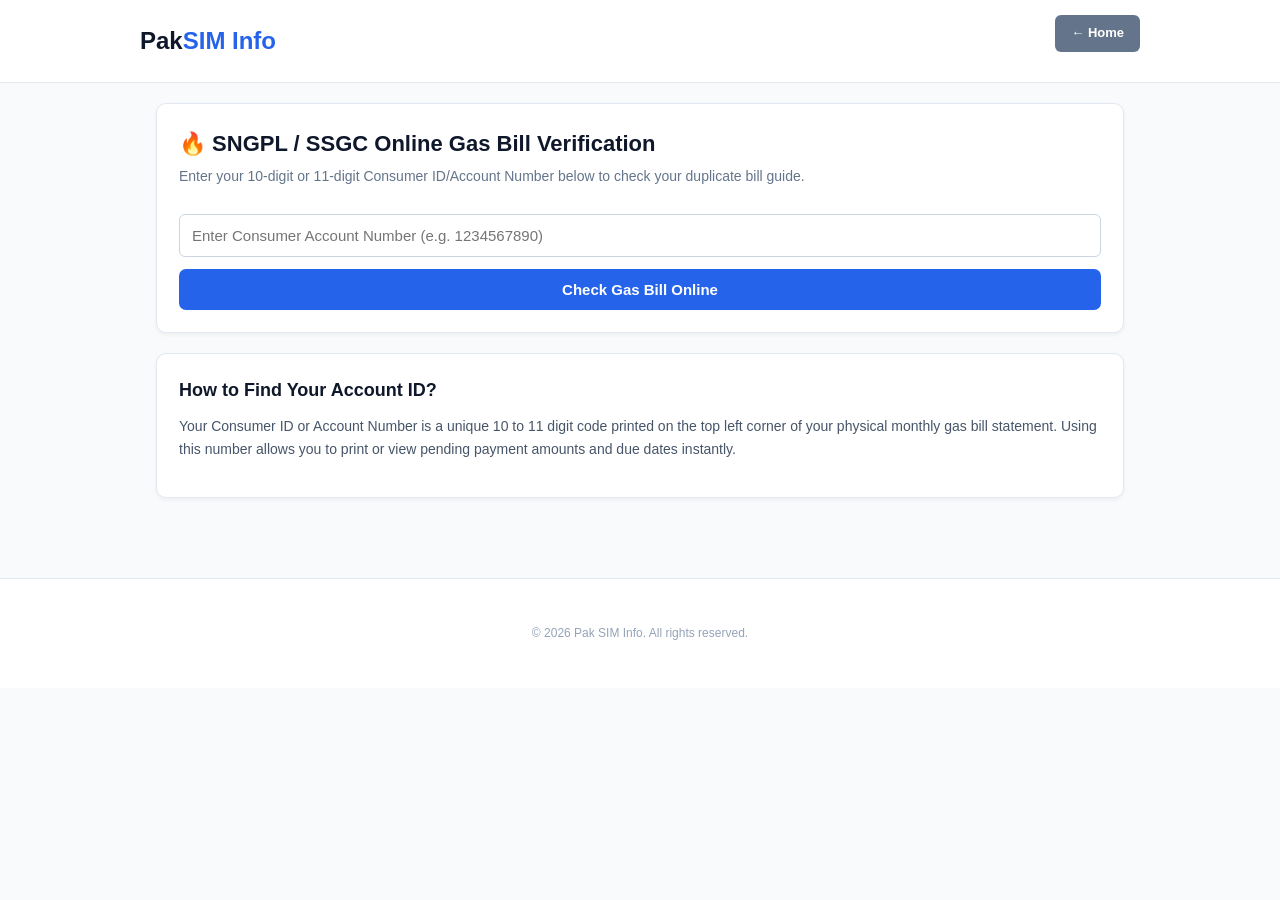
<file: tools/gas-bill.html>
<!DOCTYPE html>
<html lang="en">
<head>
    <meta charset="UTF-8">
    <meta name="viewport" content="width=device-width, initial-scale=1.0">
    <title>SNGPL & SSGC Online Gas Bill Verification 2026</title>
    <meta name="description" content="Check and download SNGPL and SSGC duplicate gas bills online using your Account Number or Consumer ID legally.">
    <link rel="stylesheet" href="../css/style.css?v=5">
    <style>
        * { box-sizing: border-box; margin: 0; padding: 0; }
        body { font-family: -apple-system, BlinkMacSystemFont, "Segoe UI", Roboto, sans-serif; background-color: #f8fafc; color: #1e293b; line-height: 1.6; }
        .wrapper { max-width: 1000px; margin: 20px auto; padding: 0 16px 40px 16px; }
        .site-header { background: #fff; border-bottom: 1px solid #e2e8f0; padding: 15px 20px; position: sticky; top: 0; z-index: 1000; }
        .brand-logo { font-size: 24px; font-weight: 800; color: #0f172a; text-decoration: none; }
        .brand-logo span { color: #2563eb; }
        .card { background: #ffffff; border: 1px solid #e2e8f0; border-radius: 10px; padding: 22px; margin-top: 20px; box-shadow: 0 2px 4px rgba(0,0,0,0.05); }
        .input-box { width: 100%; padding: 12px; margin: 12px 0; border: 1px solid #cbd5e1; border-radius: 6px; font-size: 15px; }
        .btn-action { display: block; width: 100%; background-color: #2563eb; color: #ffffff; text-align: center; padding: 12px 0; border-radius: 7px; text-decoration: none; font-weight: 600; font-size: 15px; border: none; cursor: pointer; }
        .btn-action:hover { background-color: #1d4ed8; }
        .btn-back { display: inline-block; background: #64748b; color: #fff; text-decoration: none; padding: 8px 16px; border-radius: 6px; font-size: 13px; font-weight: 600; margin-bottom: 15px; }
    </style>
</head>
<body>

    <!-- Header Navigation Bar -->
    <header class="site-header">
        <div style="max-width: 1000px; margin: 0 auto; display: flex; justify-content: space-between; align-items: center;">
            <a href="../index.html" class="brand-logo">Pak<span>SIM Info</span></a>
            <a href="../index.html" class="btn-back">← Home</a>
        </div>
    </header>

    <div class="wrapper">

        <!-- Tool Card -->
        <div class="card">
            <h1 style="font-size: 22px; color: #0f172a;">🔥 SNGPL / SSGC Online Gas Bill Verification</h1>
            <p style="color: #64748b; font-size: 14px; margin-top: 4px;">Enter your 10-digit or 11-digit Consumer ID/Account Number below to check your duplicate bill guide.</p>

            <input type="text" id="accountNo" class="input-box" placeholder="Enter Consumer Account Number (e.g. 1234567890)">
            <button onclick="checkGasBill()" class="btn-action">Check Gas Bill Online</button>

            <!-- Loading Timer -->
            <div id="timerBox" style="display: none; margin-top: 15px; text-align: center; color: #2563eb; font-weight: 700;">
                Connecting to official Gas Portal... <span id="countdown">5</span>s
            </div>

            <!-- Result Guide -->
            <div id="resultBox" style="display: none; margin-top: 20px; background: #eff6ff; padding: 16px; border-radius: 8px; border: 1px solid #bfdbfe;">
                <h3 style="color: #1e3a8a; font-size: 16px; margin-bottom: 8px;">Official Portal Steps:</h3>
                <p style="font-size: 14px; color: #1e40af;">You can directly access your duplicate bill via official portals:</p>
                <ul style="margin: 10px 0 0 20px; font-size: 14px; color: #1e40af;">
                    <li><strong>Sui Northern (SNGPL):</strong> Visit <code>www.sngpl.com.pk</code> for Punjab, KPK & Islamabad.</li>
                    <li><strong>Sui Southern (SSGC):</strong> Visit <code>www.ssgc.com.pk</code> for Sindh & Balochistan.</li>
                </ul>
            </div>
        </div>

        <!-- Article Section -->
        <div class="card">
            <h2 style="font-size: 18px; color: #0f172a; margin-bottom: 10px;">How to Find Your Account ID?</h2>
            <p style="font-size: 14px; color: #475569;">Your Consumer ID or Account Number is a unique 10 to 11 digit code printed on the top left corner of your physical monthly gas bill statement. Using this number allows you to print or view pending payment amounts and due dates instantly.</p>
        </div>

    </div>

    <!-- Footer -->
    <footer style="background-color: #ffffff; border-top: 1px solid #e2e8f0; margin-top: 40px;">
        <div style="max-width: 1000px; margin: 0 auto; text-align: center; padding: 20px 16px;">
            <p style="color: #94a3b8; font-size: 12px;">&copy; 2026 Pak SIM Info. All rights reserved.</p>
        </div>
    </footer>

    <!-- JavaScript Timer -->
    <script>
        function checkGasBill() {
            const acc = document.getElementById('accountNo').value;
            if(acc.trim().length < 8) {
                alert('Please enter a valid Account Number.');
                return;
            }

            document.getElementById('timerBox').style.display = 'block';
            document.getElementById('resultBox').style.display = 'none';

            let timeLeft = 5;
            const countdownEl = document.getElementById('countdown');

            const timer = setInterval(() => {
                timeLeft--;
                countdownEl.textContent = timeLeft;

                if (timeLeft <= 0) {
                    clearInterval(timer);
                    document.getElementById('timerBox').style.display = 'none';
                    document.getElementById('resultBox').style.display = 'block';
                }
            }, 1000);
        }
    </script>

</body>
</html>
</file>
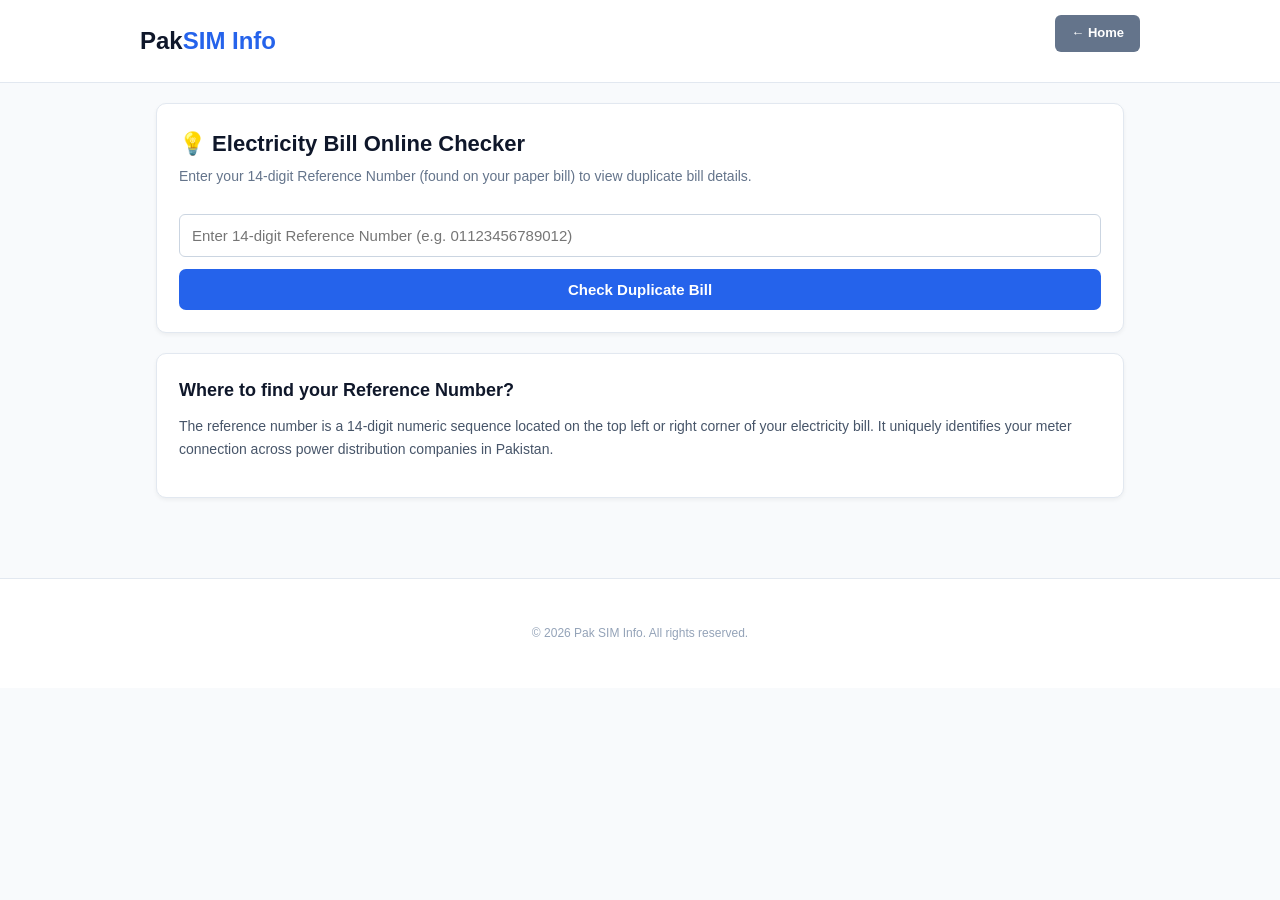
<file: tools/iesco-bill.html>
<!DOCTYPE html>
<html lang="en">
<head>
    <meta charset="UTF-8">
    <meta name="viewport" content="width=device-width, initial-scale=1.0">
    <title>Electricity Utility Bills Verification 2026 - IESCO, LESCO, MEPCO</title>
    <meta name="description" content="Check and download duplicate electricity bills online for IESCO, LESCO, MEPCO, FESCO, and K-Electric using your 14-digit Reference Number.">
    <link rel="stylesheet" href="../css/style.css?v=5">
    <style>
        * { box-sizing: border-box; margin: 0; padding: 0; }
        body { font-family: -apple-system, BlinkMacSystemFont, "Segoe UI", Roboto, sans-serif; background-color: #f8fafc; color: #1e293b; line-height: 1.6; }
        .wrapper { max-width: 1000px; margin: 20px auto; padding: 0 16px 40px 16px; }
        .site-header { background: #fff; border-bottom: 1px solid #e2e8f0; padding: 15px 20px; position: sticky; top: 0; z-index: 1000; }
        .brand-logo { font-size: 24px; font-weight: 800; color: #0f172a; text-decoration: none; }
        .brand-logo span { color: #2563eb; }
        .card { background: #ffffff; border: 1px solid #e2e8f0; border-radius: 10px; padding: 22px; margin-top: 20px; box-shadow: 0 2px 4px rgba(0,0,0,0.05); }
        .input-box { width: 100%; padding: 12px; margin: 12px 0; border: 1px solid #cbd5e1; border-radius: 6px; font-size: 15px; }
        .btn-action { display: block; width: 100%; background-color: #2563eb; color: #ffffff; text-align: center; padding: 12px 0; border-radius: 7px; text-decoration: none; font-weight: 600; font-size: 15px; border: none; cursor: pointer; }
        .btn-action:hover { background-color: #1d4ed8; }
        .btn-back { display: inline-block; background: #64748b; color: #fff; text-decoration: none; padding: 8px 16px; border-radius: 6px; font-size: 13px; font-weight: 600; margin-bottom: 15px; }
    </style>
</head>
<body>

    <!-- Header Navigation Bar -->
    <header class="site-header">
        <div style="max-width: 1000px; margin: 0 auto; display: flex; justify-content: space-between; align-items: center;">
            <a href="../index.html" class="brand-logo">Pak<span>SIM Info</span></a>
            <a href="../index.html" class="btn-back">← Home</a>
        </div>
    </header>

    <div class="wrapper">

        <!-- Tool Card -->
        <div class="card">
            <h1 style="font-size: 22px; color: #0f172a;">💡 Electricity Bill Online Checker</h1>
            <p style="color: #64748b; font-size: 14px; margin-top: 4px;">Enter your 14-digit Reference Number (found on your paper bill) to view duplicate bill details.</p>

            <input type="text" id="refNo" class="input-box" placeholder="Enter 14-digit Reference Number (e.g. 01123456789012)">
            <button onclick="checkBill()" class="btn-action">Check Duplicate Bill</button>

            <!-- Loading Timer -->
            <div id="timerBox" style="display: none; margin-top: 15px; text-align: center; color: #2563eb; font-weight: 700;">
                Connecting to Official DISCO Portal... <span id="countdown">5</span>s
            </div>

            <!-- Result Guide -->
            <div id="resultBox" style="display: none; margin-top: 20px; background: #eff6ff; padding: 16px; border-radius: 8px; border: 1px solid #bfdbfe;">
                <h3 style="color: #1e3a8a; font-size: 16px; margin-bottom: 8px;">Official Electricity Portals:</h3>
                <p style="font-size: 14px; color: #1e40af;">Access your official bill duplicate, payment status, and history directly:</p>
                <ul style="margin: 10px 0 0 20px; font-size: 14px; color: #1e40af;">
                    <li><strong>IESCO (Islamabad):</strong> Visit <code>iesco.com.pk</code></li>
                    <li><strong>LESCO (Lahore):</strong> Visit <code>lesco.gov.pk</code></li>
                    <li><strong>MEPCO (Multan):</strong> Visit <code>mepco.com.pk</code></li>
                    <li><strong>FESCO (Faisalabad):</strong> Visit <code>fesco.com.pk</code></li>
                    <li><strong>K-Electric (Karachi):</strong> Visit <code>ke.com.pk</code></li>
                </ul>
            </div>
        </div>

        <!-- Information Section -->
        <div class="card">
            <h2 style="font-size: 18px; color: #0f172a; margin-bottom: 10px;">Where to find your Reference Number?</h2>
            <p style="font-size: 14px; color: #475569;">The reference number is a 14-digit numeric sequence located on the top left or right corner of your electricity bill. It uniquely identifies your meter connection across power distribution companies in Pakistan.</p>
        </div>

    </div>

    <!-- Footer -->
    <footer style="background-color: #ffffff; border-top: 1px solid #e2e8f0; margin-top: 40px;">
        <div style="max-width: 1000px; margin: 0 auto; text-align: center; padding: 20px 16px;">
            <p style="color: #94a3b8; font-size: 12px;">&copy; 2026 Pak SIM Info. All rights reserved.</p>
        </div>
    </footer>

    <!-- JavaScript Timer -->
    <script>
        function checkBill() {
            const ref = document.getElementById('refNo').value;
            if(ref.trim().length < 10) {
                alert('Please enter a valid Reference Number.');
                return;
            }

            document.getElementById('timerBox').style.display = 'block';
            document.getElementById('resultBox').style.display = 'none';

            let timeLeft = 5;
            const countdownEl = document.getElementById('countdown');

            const timer = setInterval(() => {
                timeLeft--;
                countdownEl.textContent = timeLeft;

                if (timeLeft <= 0) {
                    clearInterval(timer);
                    document.getElementById('timerBox').style.display = 'none';
                    document.getElementById('resultBox').style.display = 'block';
                }
            }, 1000);
        }
    </script>

</body>
</html>
</file>
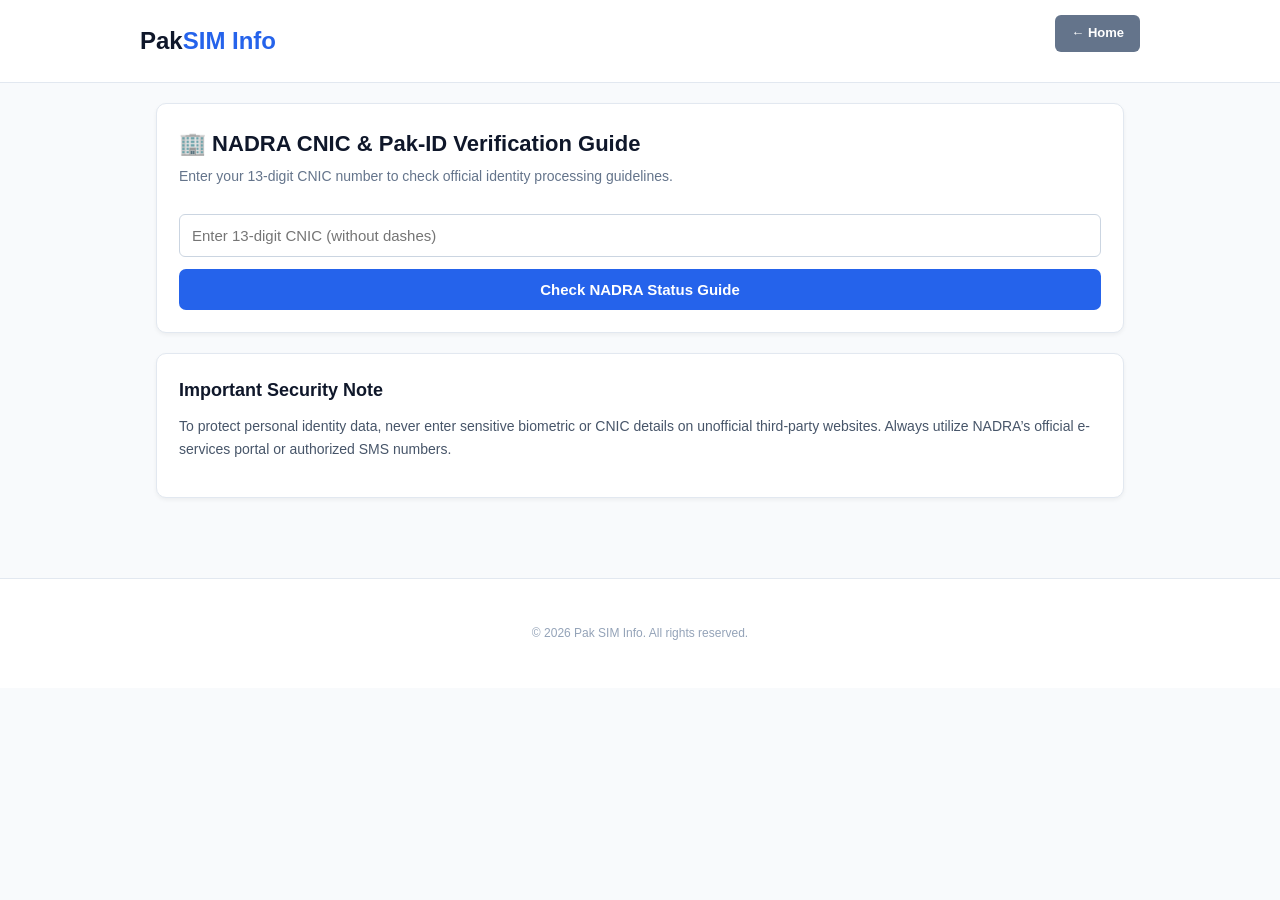
<file: tools/nadra-cnic.html>
<!DOCTYPE html>
<html lang="en">
<head>
    <meta charset="UTF-8">
    <meta name="viewport" content="width=device-width, initial-scale=1.0">
    <title>NADRA CNIC Verification & Pak-ID Guide 2026</title>
    <meta name="description" content="Learn legal NADRA CNIC verification processes, Pak-ID online application tracking, and family tree verification guidelines across Pakistan.">
    <link rel="stylesheet" href="../css/style.css?v=5">
    <style>
        * { box-sizing: border-box; margin: 0; padding: 0; }
        body { font-family: -apple-system, BlinkMacSystemFont, "Segoe UI", Roboto, sans-serif; background-color: #f8fafc; color: #1e293b; line-height: 1.6; }
        .wrapper { max-width: 1000px; margin: 20px auto; padding: 0 16px 40px 16px; }
        .site-header { background: #fff; border-bottom: 1px solid #e2e8f0; padding: 15px 20px; position: sticky; top: 0; z-index: 1000; }
        .brand-logo { font-size: 24px; font-weight: 800; color: #0f172a; text-decoration: none; }
        .brand-logo span { color: #2563eb; }
        .card { background: #ffffff; border: 1px solid #e2e8f0; border-radius: 10px; padding: 22px; margin-top: 20px; box-shadow: 0 2px 4px rgba(0,0,0,0.05); }
        .input-box { width: 100%; padding: 12px; margin: 12px 0; border: 1px solid #cbd5e1; border-radius: 6px; font-size: 15px; }
        .btn-action { display: block; width: 100%; background-color: #2563eb; color: #ffffff; text-align: center; padding: 12px 0; border-radius: 7px; text-decoration: none; font-weight: 600; font-size: 15px; border: none; cursor: pointer; }
        .btn-action:hover { background-color: #1d4ed8; }
        .btn-back { display: inline-block; background: #64748b; color: #fff; text-decoration: none; padding: 8px 16px; border-radius: 6px; font-size: 13px; font-weight: 600; margin-bottom: 15px; }
    </style>
</head>
<body>

    <!-- Header Navigation Bar -->
    <header class="site-header">
        <div style="max-width: 1000px; margin: 0 auto; display: flex; justify-content: space-between; align-items: center;">
            <a href="../index.html" class="brand-logo">Pak<span>SIM Info</span></a>
            <a href="../index.html" class="btn-back">← Home</a>
        </div>
    </header>

    <div class="wrapper">

        <!-- Tool Card -->
        <div class="card">
            <h1 style="font-size: 22px; color: #0f172a;">🏢 NADRA CNIC & Pak-ID Verification Guide</h1>
            <p style="color: #64748b; font-size: 14px; margin-top: 4px;">Enter your 13-digit CNIC number to check official identity processing guidelines.</p>

            <input type="text" id="cnicNo" class="input-box" placeholder="Enter 13-digit CNIC (without dashes)">
            <button onclick="checkCNIC()" class="btn-action">Check NADRA Status Guide</button>

            <!-- Loading Timer -->
            <div id="timerBox" style="display: none; margin-top: 15px; text-align: center; color: #2563eb; font-weight: 700;">
                Connecting to official NADRA guidance system... <span id="countdown">5</span>s
            </div>

            <!-- Result Guide -->
            <div id="resultBox" style="display: none; margin-top: 20px; background: #eff6ff; padding: 16px; border-radius: 8px; border: 1px solid #bfdbfe;">
                <h3 style="color: #1e3a8a; font-size: 16px; margin-bottom: 8px;">Official Verification Channels:</h3>
                <p style="font-size: 14px; color: #1e40af;">You can securely track, renew, or verify CNIC identity documents via official NADRA platforms:</p>
                <ul style="margin: 10px 0 0 20px; font-size: 14px; color: #1e40af;">
                    <li><strong>Pak-ID Portal:</strong> Visit <code>id.nadra.gov.pk</code> for online application tracking and renewal.</li>
                    <li><strong>Pak-ID Mobile App:</strong> Download the official NADRA Pak-ID app on iOS or Android for biometric verification.</li>
                    <li><strong>SMS Verification:</strong> Send your CNIC number to <strong>8009</strong> (from registered SIM) to verify family tree (Qaumi Tashakhuz).</li>
                </ul>
            </div>
        </div>

        <!-- Information Section -->
        <div class="card">
            <h2 style="font-size: 18px; color: #0f172a; margin-bottom: 10px;">Important Security Note</h2>
            <p style="font-size: 14px; color: #475569;">To protect personal identity data, never enter sensitive biometric or CNIC details on unofficial third-party websites. Always utilize NADRA’s official e-services portal or authorized SMS numbers.</p>
        </div>

    </div>

    <!-- Footer -->
    <footer style="background-color: #ffffff; border-top: 1px solid #e2e8f0; margin-top: 40px;">
        <div style="max-width: 1000px; margin: 0 auto; text-align: center; padding: 20px 16px;">
            <p style="color: #94a3b8; font-size: 12px;">&copy; 2026 Pak SIM Info. All rights reserved.</p>
        </div>
    </footer>

    <!-- JavaScript Timer -->
    <script>
        function checkCNIC() {
            const cnic = document.getElementById('cnicNo').value;
            if(cnic.trim().length !== 13) {
                alert('Please enter a valid 13-digit CNIC without dashes.');
                return;
            }

            document.getElementById('timerBox').style.display = 'block';
            document.getElementById('resultBox').style.display = 'none';

            let timeLeft = 5;
            const countdownEl = document.getElementById('countdown');

            const timer = setInterval(() => {
                timeLeft--;
                countdownEl.textContent = timeLeft;

                if (timeLeft <= 0) {
                    clearInterval(timer);
                    document.getElementById('timerBox').style.display = 'none';
                    document.getElementById('resultBox').style.display = 'block';
                }
            }, 1000);
        }
    </script>

</body>
</html>
</file>
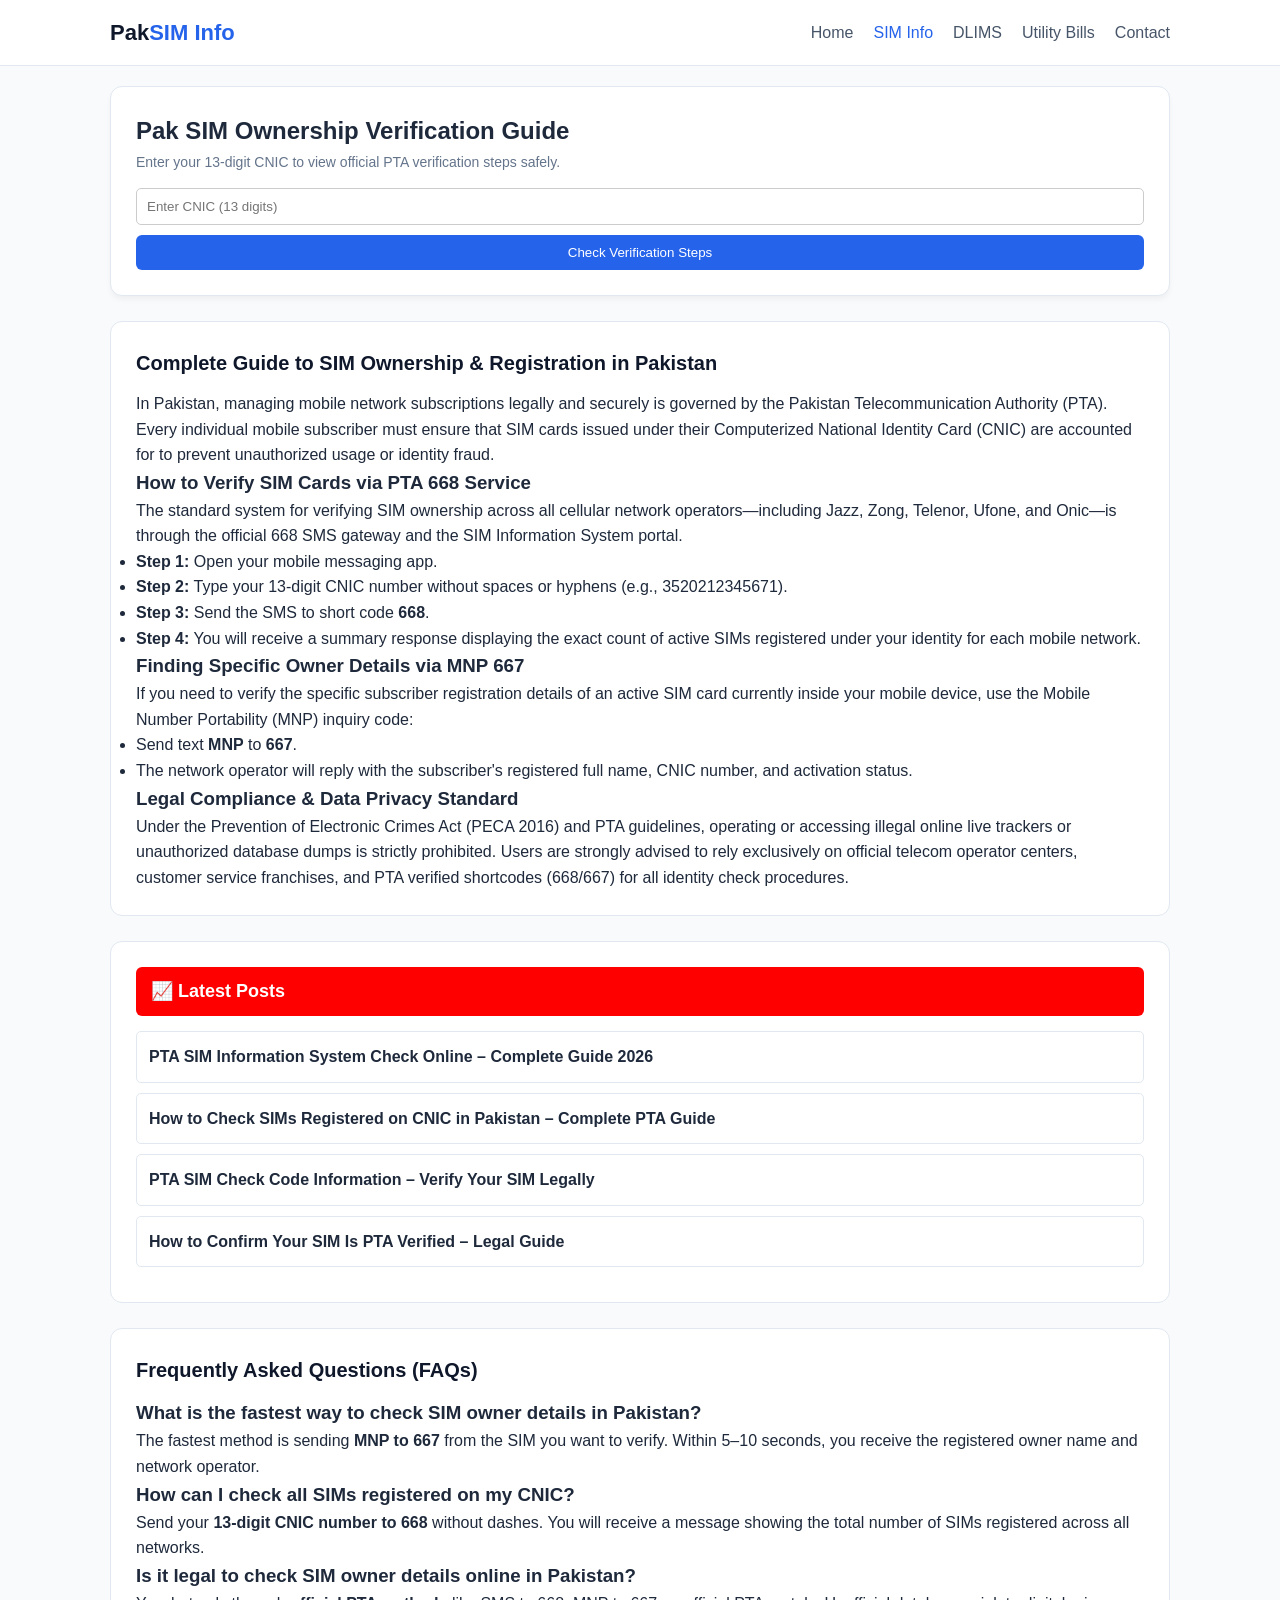
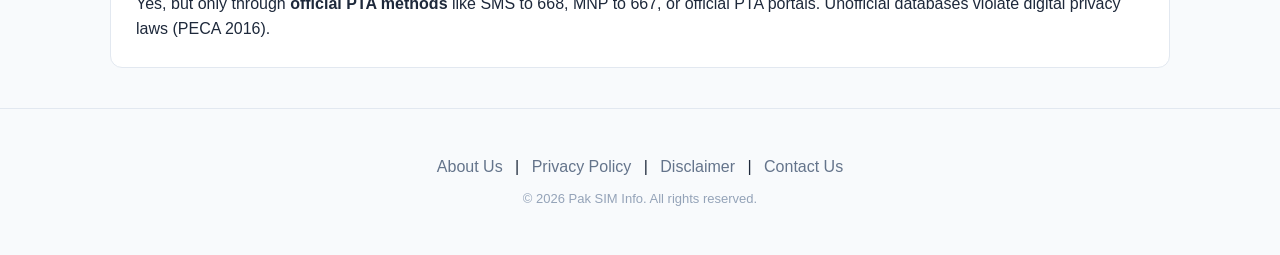
<file: tools/sim-ownership.html>
<!DOCTYPE html>
<html lang="en">
<head>
    <meta charset="UTF-8">
    <meta name="viewport" content="width=device-width, initial-scale=1.0">
    <title>Pak SIM Ownership Verification Guide 2026 - Official PTA Standards</title>
    <meta name="description" content="Check SIM registration details on your CNIC safely. Learn official PTA 668 and 667 SMS verification standards without exposing personal data.">
    <link rel="stylesheet" href="../css/style.css?v=3">
</head>
<body>

    <!-- Navigation Header -->
    <header class="navbar">
        <div class="container nav-container">
            <a href="../index.html" class="logo">Pak<span>SIM Info</span></a>
            <nav>
                <ul class="nav-links">
                    <li><a href="../index.html">Home</a></li>
                    <li><a href="sim-ownership.html" class="active">SIM Info</a></li>
                    <li><a href="dlims-punjab.html">DLIMS</a></li>
                    <li><a href="iesco-bill.html">Utility Bills</a></li>
                    <li><a href="../pages/contact.html">Contact</a></li>
                </ul>
            </nav>
        </div>
    </header>

    <div class="container">
        
        <!-- Interactive Verification Tool Card -->
        <div class="card" style="margin-top: 20px;">
            <h2>Pak SIM Ownership Verification Guide</h2>
            <p>Enter your 13-digit CNIC to view official PTA verification steps safely.</p>
            
            <input type="text" id="cnicInput" placeholder="Enter CNIC (13 digits)" style="width: 100%; padding: 10px; margin-bottom: 10px; border: 1px solid #ccc; border-radius: 5px;">
            <button onclick="startTimer()" class="btn" style="width: 100%; border: none; cursor: pointer;">Check Verification Steps</button>

            <!-- Timer Box -->
            <div id="timerBox" style="display: none; margin-top: 15px; text-align: center; color: #2563eb; font-weight: bold;">
                Processing official request... <span id="countdown">5</span>s
            </div>

            <!-- Result Box -->
            <div id="resultBox" style="display: none; margin-top: 15px; background: #e0f2fe; padding: 15px; border-radius: 6px;">
                <p><strong>Official Method:</strong> Send your CNIC without dashes to <strong>668</strong> via SMS to get the total count of SIMs registered on your name.</p>
            </div>
        </div>

        <!-- Comprehensive Article Section -->
        <article class="seo-content-block" style="margin-top: 25px;">
            <h2>Complete Guide to SIM Ownership & Registration in Pakistan</h2>
            <p>In Pakistan, managing mobile network subscriptions legally and securely is governed by the Pakistan Telecommunication Authority (PTA). Every individual mobile subscriber must ensure that SIM cards issued under their Computerized National Identity Card (CNIC) are accounted for to prevent unauthorized usage or identity fraud.</p>

            <h3>How to Verify SIM Cards via PTA 668 Service</h3>
            <p>The standard system for verifying SIM ownership across all cellular network operators—including Jazz, Zong, Telenor, Ufone, and Onic—is through the official 668 SMS gateway and the SIM Information System portal.</p>
            <ul>
                <li><strong>Step 1:</strong> Open your mobile messaging app.</li>
                <li><strong>Step 2:</strong> Type your 13-digit CNIC number without spaces or hyphens (e.g., <code>3520212345671</code>).</li>
                <li><strong>Step 3:</strong> Send the SMS to short code <strong>668</strong>.</li>
                <li><strong>Step 4:</strong> You will receive a summary response displaying the exact count of active SIMs registered under your identity for each mobile network.</li>
            </ul>

            <h3>Finding Specific Owner Details via MNP 667</h3>
            <p>If you need to verify the specific subscriber registration details of an active SIM card currently inside your mobile device, use the Mobile Number Portability (MNP) inquiry code:</p>
            <ul>
                <li>Send text <strong>MNP</strong> to <strong>667</strong>.</li>
                <li>The network operator will reply with the subscriber's registered full name, CNIC number, and activation status.</li>
            </ul>

            <h3>Legal Compliance & Data Privacy Standard</h3>
            <p>Under the Prevention of Electronic Crimes Act (PECA 2016) and PTA guidelines, operating or accessing illegal online live trackers or unauthorized database dumps is strictly prohibited. Users are strongly advised to rely exclusively on official telecom operator centers, customer service franchises, and PTA verified shortcodes (668/667) for all identity check procedures.</p>
        </article>

        <!-- Latest Posts Block -->
        <div class="seo-content-block" style="margin-top: 25px;">
            <div style="background-color: #ff0000; color: white; padding: 10px 15px; font-weight: bold; font-size: 18px; border-radius: 6px; margin-bottom: 15px;">
                📈 Latest Posts
            </div>
            <ul style="list-style: none; padding: 0;">
                <li style="border: 1px solid #e2e8f0; border-radius: 5px; margin-bottom: 10px; padding: 12px;"><a href="#" style="text-decoration: none; color: #1e293b; font-weight: 600;">PTA SIM Information System Check Online – Complete Guide 2026</a></li>
                <li style="border: 1px solid #e2e8f0; border-radius: 5px; margin-bottom: 10px; padding: 12px;"><a href="#" style="text-decoration: none; color: #1e293b; font-weight: 600;">How to Check SIMs Registered on CNIC in Pakistan – Complete PTA Guide</a></li>
                <li style="border: 1px solid #e2e8f0; border-radius: 5px; margin-bottom: 10px; padding: 12px;"><a href="#" style="text-decoration: none; color: #1e293b; font-weight: 600;">PTA SIM Check Code Information – Verify Your SIM Legally</a></li>
                <li style="border: 1px solid #e2e8f0; border-radius: 5px; margin-bottom: 10px; padding: 12px;"><a href="#" style="text-decoration: none; color: #1e293b; font-weight: 600;">How to Confirm Your SIM Is PTA Verified – Legal Guide</a></li>
            </ul>
        </div>

        <!-- FAQs Section -->
        <section class="seo-content-block" style="margin-top: 25px;">
            <h2>Frequently Asked Questions (FAQs)</h2>

            <h3>What is the fastest way to check SIM owner details in Pakistan?</h3>
            <p>The fastest method is sending <strong>MNP to 667</strong> from the SIM you want to verify. Within 5–10 seconds, you receive the registered owner name and network operator.</p>

            <h3>How can I check all SIMs registered on my CNIC?</h3>
            <p>Send your <strong>13-digit CNIC number to 668</strong> without dashes. You will receive a message showing the total number of SIMs registered across all networks.</p>

            <h3>Is it legal to check SIM owner details online in Pakistan?</h3>
            <p>Yes, but only through <strong>official PTA methods</strong> like SMS to 668, MNP to 667, or official PTA portals. Unofficial databases violate digital privacy laws (PECA 2016).</p>
        </section>

    </div>

    <!-- Footer Section -->
    <footer style="margin-top: 40px; background-color: #f8fafc; border-top: 1px solid #e2e8f0;">
        <div class="container" style="text-align: center; padding: 20px 0;">
            <p style="margin-bottom: 10px;">
                <a href="../pages/about.html" style="color: #64748b; text-decoration: none; margin: 0 8px;">About Us</a> | 
                <a href="../pages/privacy-policy.html" style="color: #64748b; text-decoration: none; margin: 0 8px;">Privacy Policy</a> | 
                <a href="../pages/disclaimer.html" style="color: #64748b; text-decoration: none; margin: 0 8px;">Disclaimer</a> | 
                <a href="../pages/contact.html" style="color: #64748b; text-decoration: none; margin: 0 8px;">Contact Us</a>
            </p>
            <p style="color: #94a3b8; font-size: 13px;">&copy; 2026 Pak SIM Info. All rights reserved.</p>
        </div>
    </footer>

    <!-- JavaScript Timer Function -->
    <script>
        function startTimer() {
            const input = document.getElementById('cnicInput').value;
            if(input.length !== 13) {
                alert('Please enter a valid 13-digit CNIC number.');
                return;
            }

            document.getElementById('timerBox').style.display = 'block';
            document.getElementById('resultBox').style.display = 'none';

            let timeLeft = 5;
            const countdownEl = document.getElementById('countdown');

            const timer = setInterval(() => {
                timeLeft--;
                countdownEl.textContent = timeLeft;

                if (timeLeft <= 0) {
                    clearInterval(timer);
                    document.getElementById('timerBox').style.display = 'none';
                    document.getElementById('resultBox').style.display = 'block';
                }
            }, 1000);
        }
    </script>

</body>
</html>
</file>
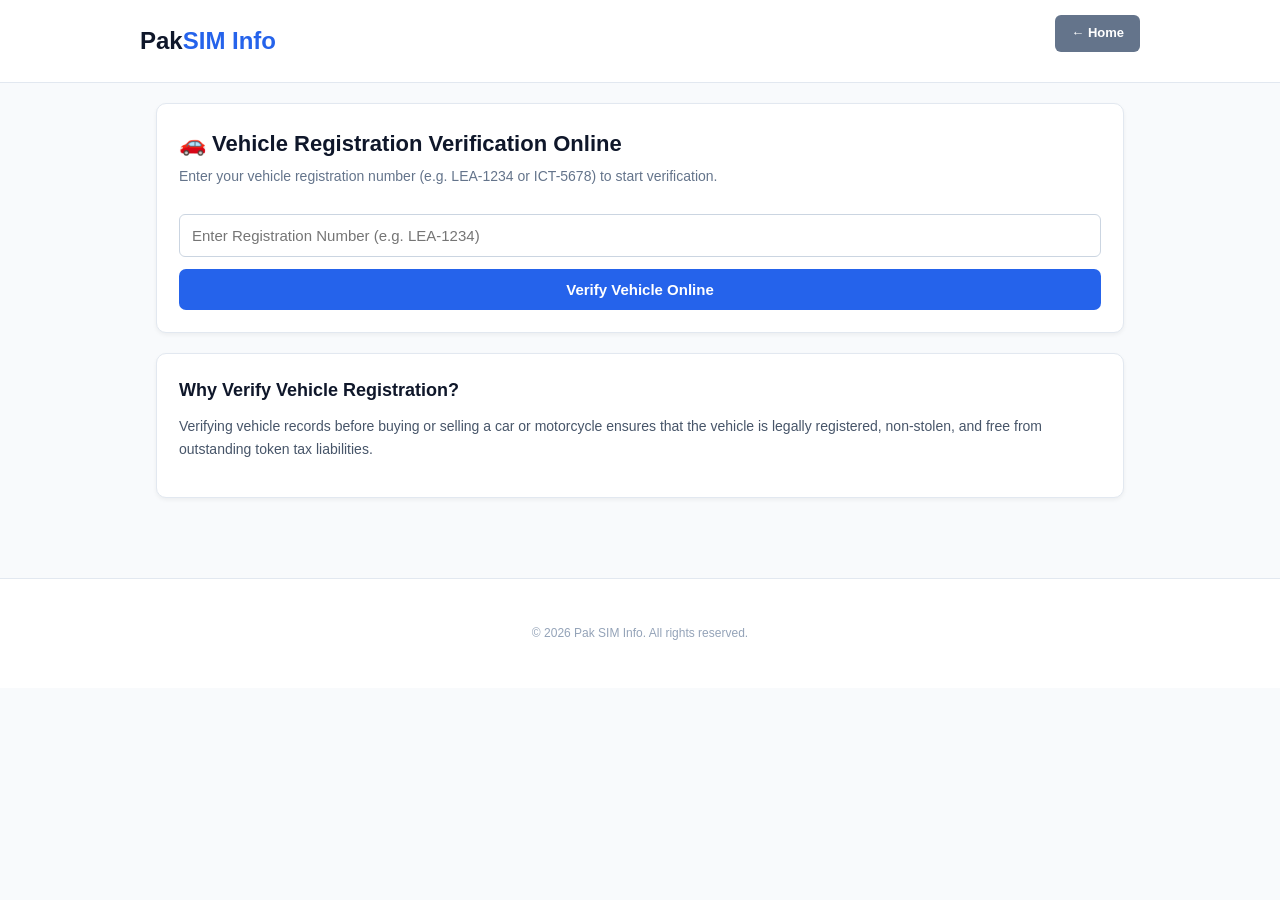
<file: tools/vehicle-verification.html>
<!DOCTYPE html>
<html lang="en">
<head>
    <meta charset="UTF-8">
    <meta name="viewport" content="width=device-width, initial-scale=1.0">
    <title>Vehicle Verification Online Pakistan 2026 - Excise & Taxation</title>
    <meta name="description" content="Verify motor vehicle registration online for Punjab, Sindh, KPK, and Islamabad Excise portals using registration or chassis number.">
    <link rel="stylesheet" href="../css/style.css?v=5">
    <style>
        * { box-sizing: border-box; margin: 0; padding: 0; }
        body { font-family: -apple-system, BlinkMacSystemFont, "Segoe UI", Roboto, sans-serif; background-color: #f8fafc; color: #1e293b; line-height: 1.6; }
        .wrapper { max-width: 1000px; margin: 20px auto; padding: 0 16px 40px 16px; }
        .site-header { background: #fff; border-bottom: 1px solid #e2e8f0; padding: 15px 20px; position: sticky; top: 0; z-index: 1000; }
        .brand-logo { font-size: 24px; font-weight: 800; color: #0f172a; text-decoration: none; }
        .brand-logo span { color: #2563eb; }
        .card { background: #ffffff; border: 1px solid #e2e8f0; border-radius: 10px; padding: 22px; margin-top: 20px; box-shadow: 0 2px 4px rgba(0,0,0,0.05); }
        .input-box { width: 100%; padding: 12px; margin: 12px 0; border: 1px solid #cbd5e1; border-radius: 6px; font-size: 15px; }
        .btn-action { display: block; width: 100%; background-color: #2563eb; color: #ffffff; text-align: center; padding: 12px 0; border-radius: 7px; text-decoration: none; font-weight: 600; font-size: 15px; border: none; cursor: pointer; }
        .btn-action:hover { background-color: #1d4ed8; }
        .btn-back { display: inline-block; background: #64748b; color: #fff; text-decoration: none; padding: 8px 16px; border-radius: 6px; font-size: 13px; font-weight: 600; margin-bottom: 15px; }
    </style>
</head>
<body>

    <!-- Header Navigation Bar -->
    <header class="site-header">
        <div style="max-width: 1000px; margin: 0 auto; display: flex; justify-content: space-between; align-items: center;">
            <a href="../index.html" class="brand-logo">Pak<span>SIM Info</span></a>
            <a href="../index.html" class="btn-back">← Home</a>
        </div>
    </header>

    <div class="wrapper">

        <!-- Tool Card -->
        <div class="card">
            <h1 style="font-size: 22px; color: #0f172a;">🚗 Vehicle Registration Verification Online</h1>
            <p style="color: #64748b; font-size: 14px; margin-top: 4px;">Enter your vehicle registration number (e.g. LEA-1234 or ICT-5678) to start verification.</p>

            <input type="text" id="vehNo" class="input-box" placeholder="Enter Registration Number (e.g. LEA-1234)">
            <button onclick="checkVehicle()" class="btn-action">Verify Vehicle Online</button>

            <!-- Loading Timer -->
            <div id="timerBox" style="display: none; margin-top: 15px; text-align: center; color: #2563eb; font-weight: 700;">
                Connecting to Excise & Taxation Portal... <span id="countdown">5</span>s
            </div>

            <!-- Result Guide -->
            <div id="resultBox" style="display: none; margin-top: 20px; background: #eff6ff; padding: 16px; border-radius: 8px; border: 1px solid #bfdbfe;">
                <h3 style="color: #1e3a8a; font-size: 16px; margin-bottom: 8px;">Official Excise Portals:</h3>
                <p style="font-size: 14px; color: #1e40af;">Verify complete registration, engine, chassis number, and owner details via official provincial portals:</p>
                <ul style="margin: 10px 0 0 20px; font-size: 14px; color: #1e40af;">
                    <li><strong>Punjab Excise:</strong> <code>mtmis.punjab.gov.pk</code></li>
                    <li><strong>Sindh Excise:</strong> <code>excise.gos.pk</code></li>
                    <li><strong>Islamabad ICT:</strong> <code>islamabadexcise.gov.pk</code></li>
                    <li><strong>KPK Excise:</strong> <code>kpexcise.gov.pk</code></li>
                </ul>
            </div>
        </div>

        <!-- Guide Section -->
        <div class="card">
            <h2 style="font-size: 18px; color: #0f172a; margin-bottom: 10px;">Why Verify Vehicle Registration?</h2>
            <p style="font-size: 14px; color: #475569;">Verifying vehicle records before buying or selling a car or motorcycle ensures that the vehicle is legally registered, non-stolen, and free from outstanding token tax liabilities.</p>
        </div>

    </div>

    <!-- Footer -->
    <footer style="background-color: #ffffff; border-top: 1px solid #e2e8f0; margin-top: 40px;">
        <div style="max-width: 1000px; margin: 0 auto; text-align: center; padding: 20px 16px;">
            <p style="color: #94a3b8; font-size: 12px;">&copy; 2026 Pak SIM Info. All rights reserved.</p>
        </div>
    </footer>

    <!-- JavaScript Timer -->
    <script>
        function checkVehicle() {
            const veh = document.getElementById('vehNo').value;
            if(veh.trim().length < 3) {
                alert('Please enter a valid Registration Number.');
                return;
            }

            document.getElementById('timerBox').style.display = 'block';
            document.getElementById('resultBox').style.display = 'none';

            let timeLeft = 5;
            const countdownEl = document.getElementById('countdown');

            const timer = setInterval(() => {
                timeLeft--;
                countdownEl.textContent = timeLeft;

                if (timeLeft <= 0) {
                    clearInterval(timer);
                    document.getElementById('timerBox').style.display = 'none';
                    document.getElementById('resultBox').style.display = 'block';
                }
            }, 1000);
        }
    </script>

</body>
</html>
</file>
<file: css/style.css>
/* Reset & Typography */
* {
    margin: 0;
    padding: 0;
    box-sizing: border-box;
    font-family: 'Segoe UI', Tahoma, Geneva, Verdana, sans-serif;
}

body {
    background-color: #f8fafc;
    color: #1e293b;
    line-height: 1.6;
}

.container {
    max-width: 1100px;
    margin: 0 auto;
    padding: 0 20px;
}

/* Navbar */
.navbar {
    background-color: #ffffff;
    border-bottom: 1px solid #e2e8f0;
    padding: 15px 0;
    position: sticky;
    top: 0;
    z-index: 100;
}

.nav-container {
    display: flex;
    justify-content: space-between;
    align-items: center;
}

.logo {
    font-size: 22px;
    font-weight: bold;
    color: #0f172a;
    text-decoration: none;
}

.logo span {
    color: #2563eb;
}

.nav-links {
    display: flex;
    list-style: none;
    gap: 20px;
}

.nav-links a {
    text-decoration: none;
    color: #475569;
    font-weight: 500;
    transition: color 0.2s;
}

.nav-links a:hover, .nav-links a.active {
    color: #2563eb;
}

/* Cards & Grid */
.grid-container {
    display: grid;
    grid-template-columns: repeat(auto-fit, minmax(280px, 1fr));
    gap: 20px;
    margin: 30px 0;
}

.card {
    background: #ffffff;
    padding: 25px;
    border-radius: 12px;
    border: 1px solid #e2e8f0;
    box-shadow: 0 4px 6px -1px rgba(0, 0, 0, 0.05);
}

.card h3 {
    margin-bottom: 10px;
    color: #0f172a;
}

.card p {
    color: #64748b;
    font-size: 14px;
    margin-bottom: 15px;
}

.btn {
    display: inline-block;
    background-color: #2563eb;
    color: #ffffff;
    padding: 10px 18px;
    border-radius: 6px;
    text-decoration: none;
    font-weight: 500;
}

.btn:hover {
    background-color: #1d4ed8;
}

/* Table Responsive */
table {
    width: 100%;
    border-collapse: collapse;
}

/* SEO Content Block */
.seo-content-block {
    background: #ffffff;
    padding: 25px;
    border-radius: 12px;
    margin: 25px 0;
    border: 1px solid #e2e8f0;
}

.seo-content-block h2 {
    margin-bottom: 12px;
    font-size: 20px;
    color: #0f172a;
}

/* Footer */
footer {
    background: #ffffff;
    border-top: 1px solid #e2e8f0;
    padding: 25px 0;
    margin-top: 40px;
    text-align: center;
}

.footer-links a {
    color: #64748b;
    text-decoration: none;
    font-size: 13px;
    margin: 0 5px;
}

/* Mobile Responsive Adjustments */
@media (max-width: 768px) {
    .nav-container {
        flex-direction: column;
        gap: 12px;
    }
    .nav-links {
        gap: 12px;
        font-size: 14px;
    }
}
</file>
